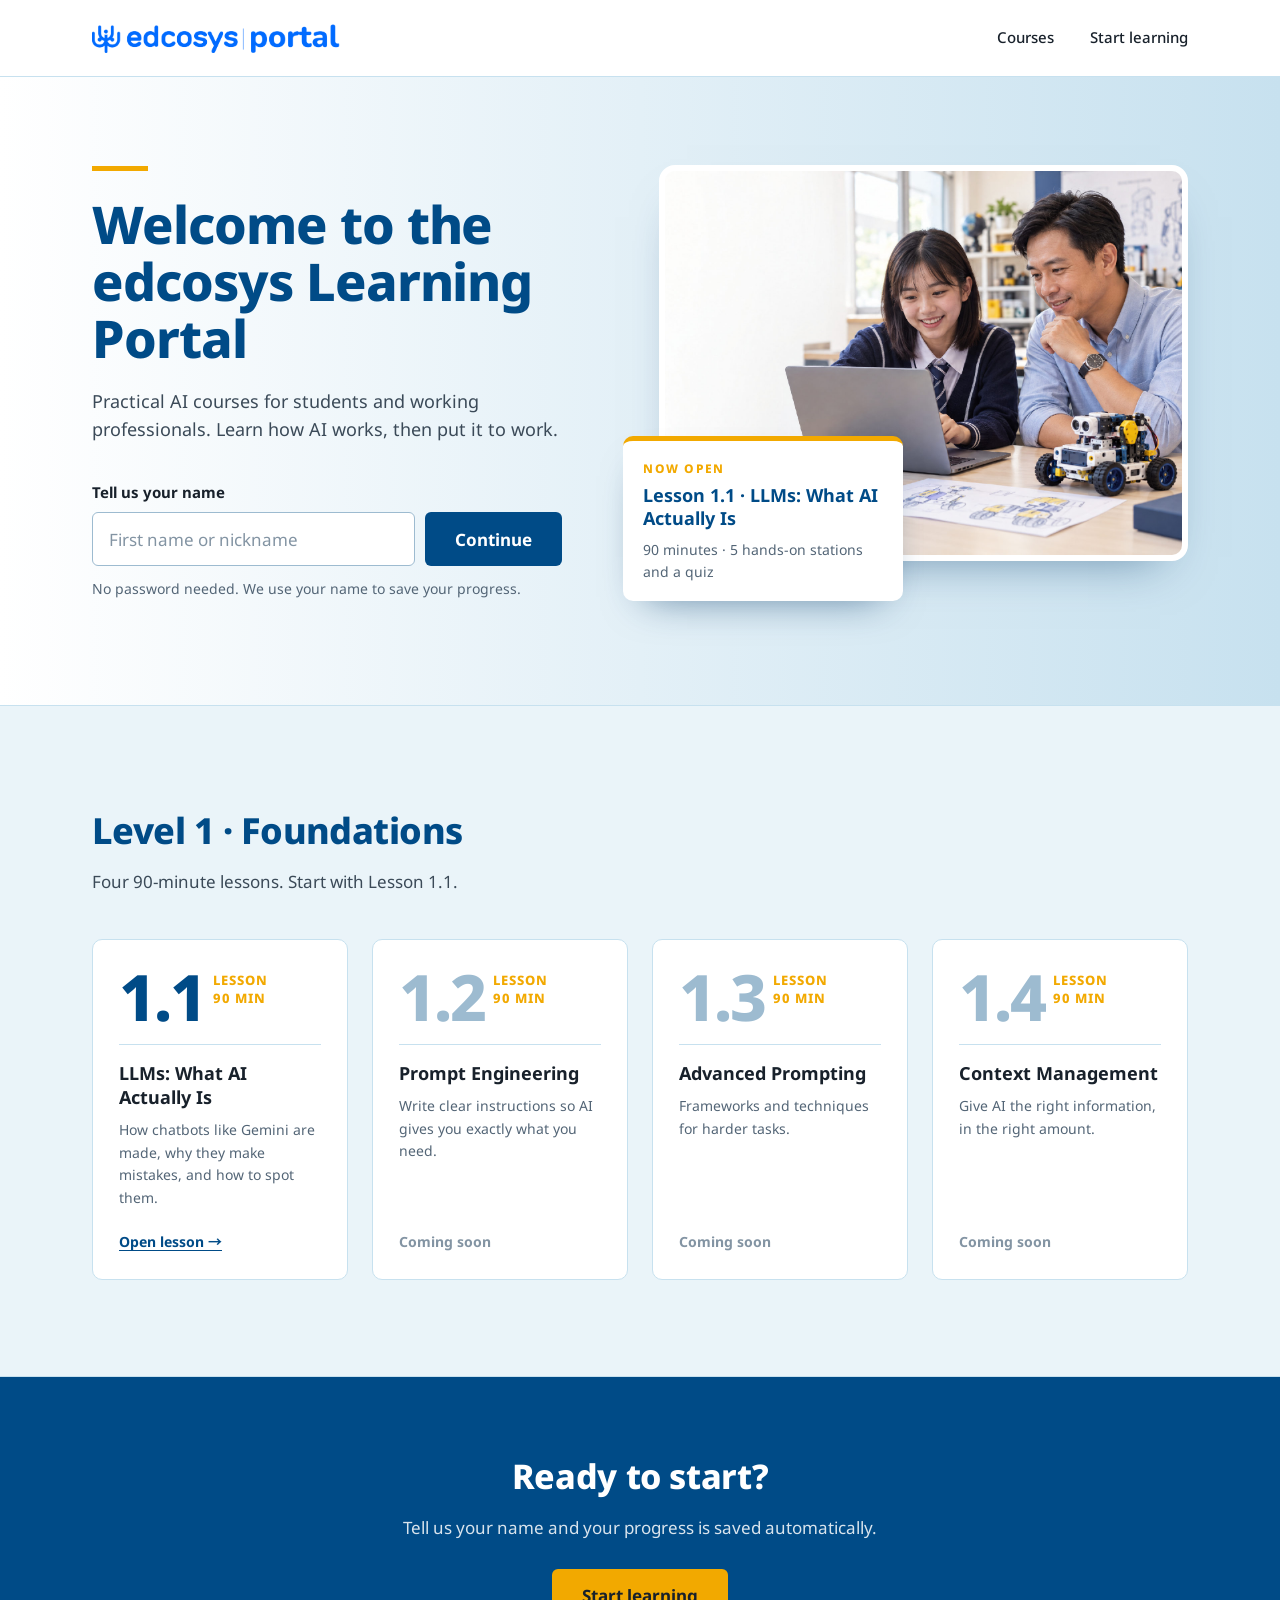
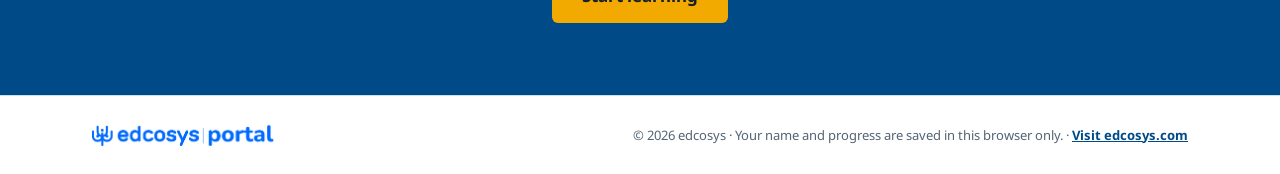
<file: index.html>
<!doctype html>
<html lang="en">
<head>
  <meta charset="utf-8">
  <meta name="viewport" content="width=device-width, initial-scale=1">
  <meta name="robots" content="noindex, nofollow">
  <title>edcosys Learning Portal</title>
  <meta name="description" content="edcosys Learning Portal: practical AI courses for students and working professionals.">
  <link rel="icon" type="image/png" href="assets/img/edcosys-mark.png">
  <!-- TODO before going live: bundle the fonts locally so the site needs no outside connection -->
  <link rel="preconnect" href="https://fonts.googleapis.com">
  <link rel="stylesheet" href="https://fonts.googleapis.com/css2?family=Noto+Sans:wght@400;500;700;800&family=Noto+Sans+TC:wght@400;500;700;800&display=swap">
  <link rel="stylesheet" href="assets/css/tokens.css">
  <link rel="stylesheet" href="assets/css/portal.css">
</head>
<body>
  <nav class="nav" aria-label="Main">
    <div class="container nav-row">
      <a href="./" class="nav-brand"><img src="assets/img/edcosys-portal-logo.png" alt="edcosys portal" width="248" height="30"></a>
      <ul class="nav-links">
        <li><a href="#courses">Courses</a></li>
        <li><a href="#start">Start learning</a></li>
      </ul>
      <span class="nav-user" id="navUser" hidden></span>
    </div>
  </nav>

  <header class="hero" id="start">
    <div class="container hero-row">
      <div id="welcome" aria-live="polite"><!-- filled by portal.js --></div>
      <div class="hero-visual">
        <div class="photo-frame"><img src="assets/img/portal-hero.jpg" alt="A student and a working professional learning AI together at a laptop" width="2046" height="1151"></div>
        <div class="lesson-card">
          <p class="tag">Now open</p>
          <h3>Lesson 1.1 · LLMs: What AI Actually Is</h3>
          <p>90 minutes · 5 hands-on stations and a quiz</p>
        </div>
      </div>
    </div>
  </header>


  <section class="courses" id="courses">
    <div class="container">
      <h2 class="section-title">Level 1 · Foundations</h2>
      <p class="section-sub">Four 90-minute lessons. Start with Lesson 1.1.</p>
      <div class="course-grid" id="courseGrid">
        <article class="course">
          <div class="big"><strong>1.1</strong><span>Lesson<br>90 min</span></div><hr>
          <h3>LLMs: What AI Actually Is</h3>
          <p>How chatbots like Gemini are made, why they make mistakes, and how to spot them.</p>
          <button class="status open" type="button" data-open="lesson-1-1.html">Open lesson →</button>
        </article>
        <article class="course muted">
          <div class="big"><strong>1.2</strong><span>Lesson<br>90 min</span></div><hr>
          <h3>Prompt Engineering</h3>
          <p>Write clear instructions so AI gives you exactly what you need.</p>
          <span class="status soon">Coming soon</span>
        </article>
        <article class="course muted">
          <div class="big"><strong>1.3</strong><span>Lesson<br>90 min</span></div><hr>
          <h3>Advanced Prompting</h3>
          <p>Frameworks and techniques for harder tasks.</p>
          <span class="status soon">Coming soon</span>
        </article>
        <article class="course muted">
          <div class="big"><strong>1.4</strong><span>Lesson<br>90 min</span></div><hr>
          <h3>Context Management</h3>
          <p>Give AI the right information, in the right amount.</p>
          <span class="status soon">Coming soon</span>
        </article>
      </div>
    </div>
  </section>

  <section class="cta">
    <div class="container">
      <h2>Ready to start?</h2>
      <p>Tell us your name and your progress is saved automatically.</p>
      <a class="btn btn-gold" href="#start" id="ctaBtn">Start learning</a>
    </div>
  </section>

  <footer class="footer">
    <div class="container footer-row">
      <img src="assets/img/edcosys-portal-logo.png" alt="edcosys portal" width="182" height="22">
      <span>© <span id="year"></span> edcosys · Your name and progress are saved in this browser only. · <a href="https://www.edcosys.com" target="_blank" rel="noopener">Visit edcosys.com</a></span>
    </div>
  </footer>

  <script src="assets/js/store.js"></script>
  <script src="assets/js/portal.js"></script>
  <script src="assets/js/logout.js" defer></script>
</body>
</html>
</file>
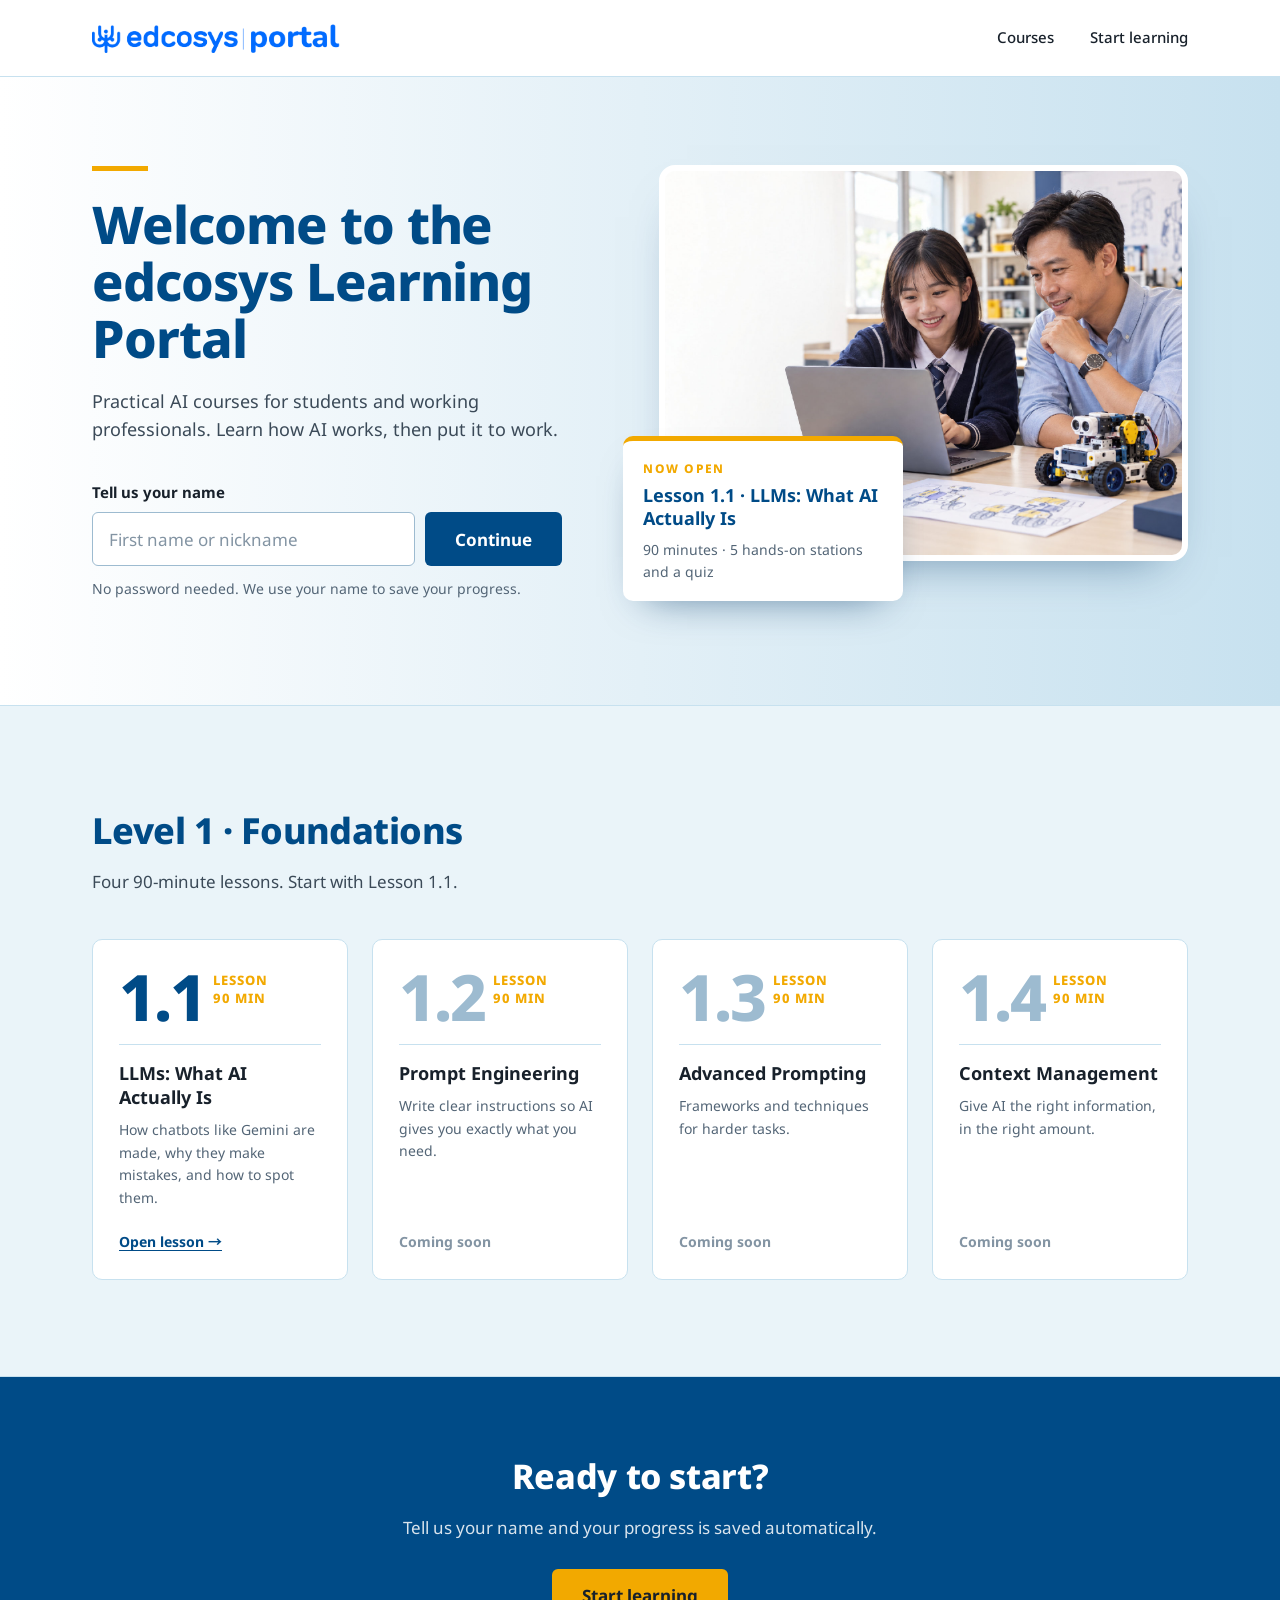
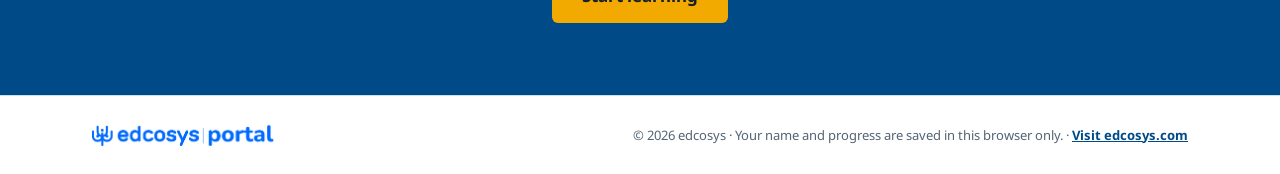
<file: case-detective.html>
<!doctype html>
<html lang="en">
<head>
  <meta charset="utf-8">
  <meta name="viewport" content="width=device-width, initial-scale=1">
  <meta name="robots" content="noindex, nofollow">
  <title>AI Case Detective · edcosys Learning Portal</title>
  <link rel="icon" type="image/png" href="assets/img/edcosys-mark.png">
  <link rel="preconnect" href="https://fonts.googleapis.com">
  <link rel="stylesheet" href="https://fonts.googleapis.com/css2?family=Noto+Sans:wght@400;500;700;800&family=Noto+Sans+TC:wght@400;500;700;800&display=swap">
  <link rel="stylesheet" href="assets/css/tokens.css">
  <link rel="stylesheet" href="assets/css/portal.css">
  <link rel="stylesheet" href="assets/css/pages.css">
  <script src="assets/js/store.js"></script>
  <script>if (!Store.currentUser()) location.replace("index.html#start");</script>
</head>
<body>
  <noscript>This page needs JavaScript turned on.</noscript>
  <script src="assets/js/logout.js"></script>
  <script src="assets/js/common.js"></script>
  <script src="assets/js/case-detective.js"></script>
</body>
</html>
</file>
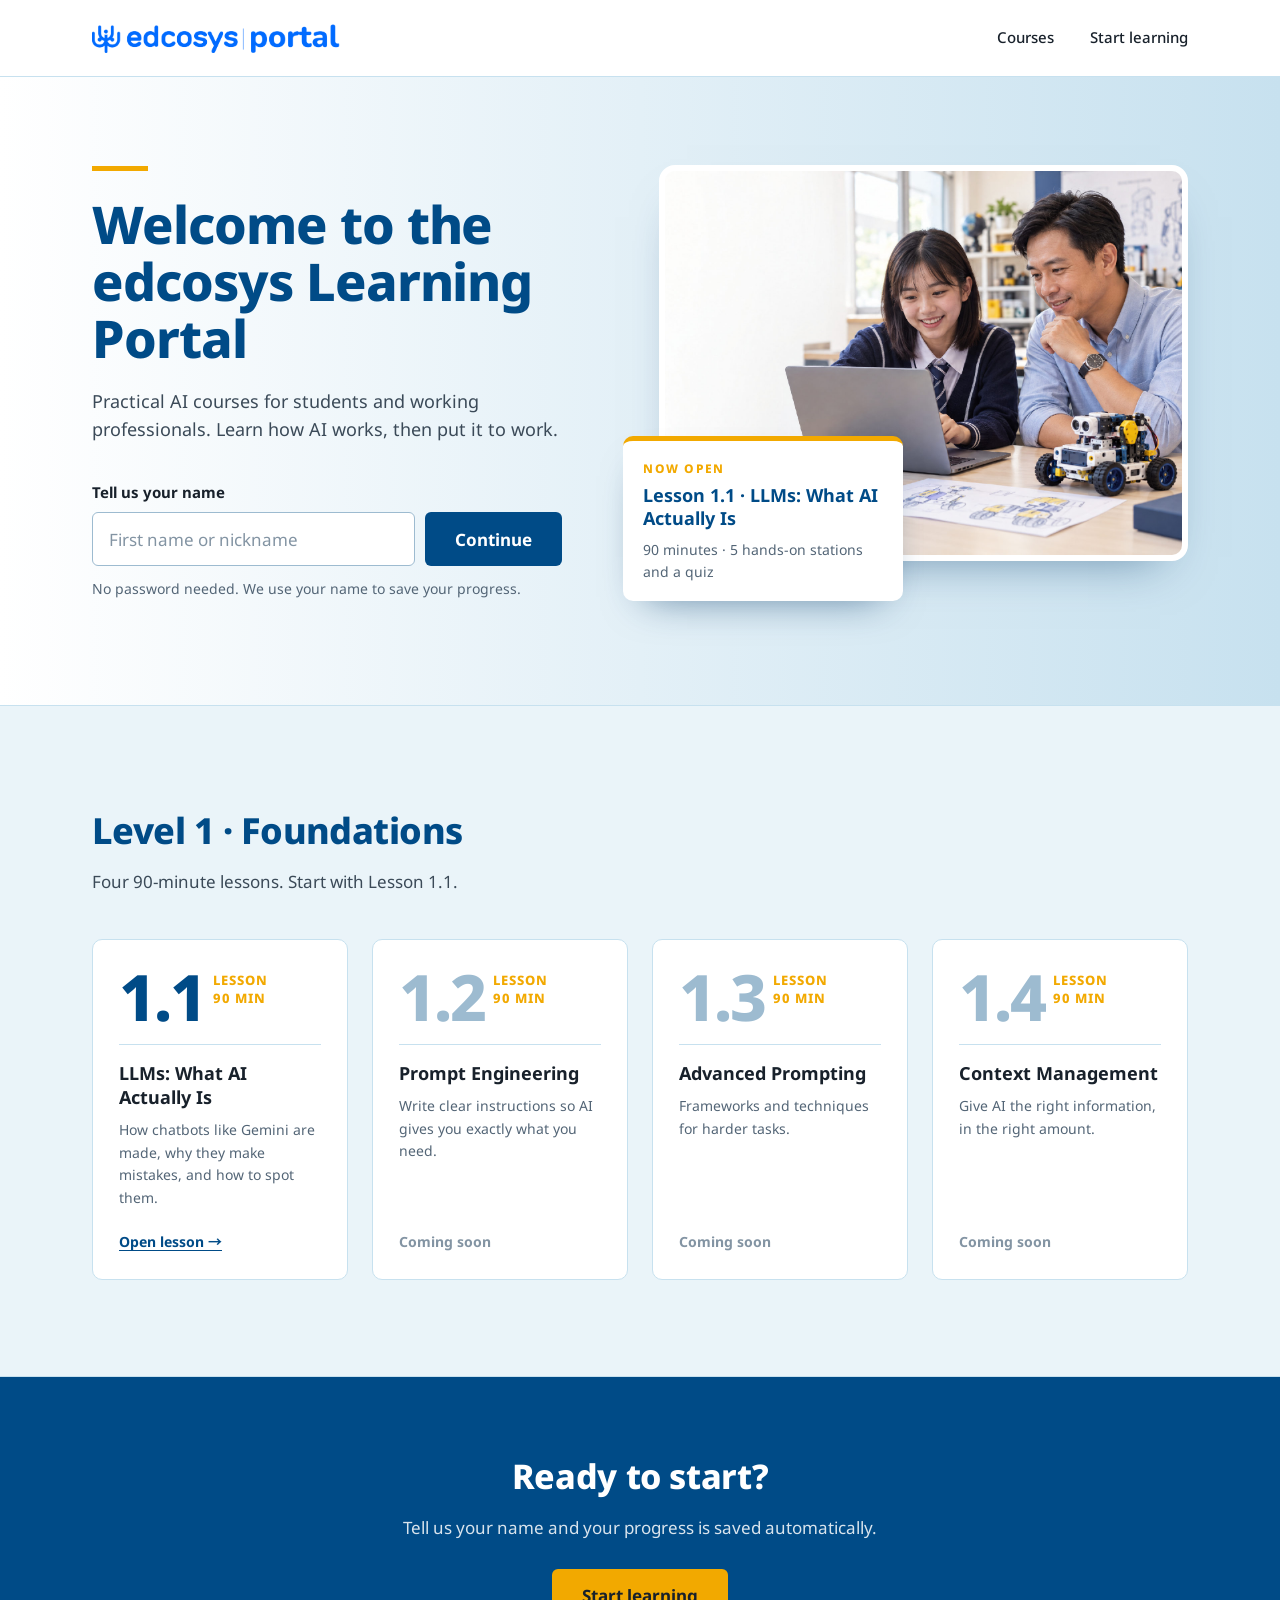
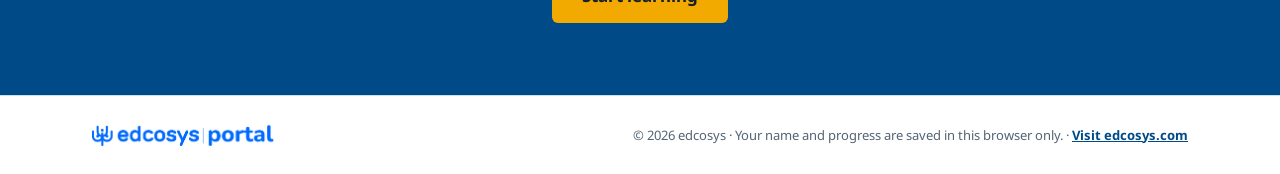
<file: lesson-1-1.html>
<!doctype html>
<html lang="en">
<head>
  <meta charset="utf-8">
  <meta name="viewport" content="width=device-width, initial-scale=1">
  <meta name="robots" content="noindex, nofollow">
  <title>Lesson 1.1 · edcosys Learning Portal</title>
  <link rel="icon" type="image/png" href="assets/img/edcosys-mark.png">
  <link rel="preconnect" href="https://fonts.googleapis.com">
  <link rel="stylesheet" href="https://fonts.googleapis.com/css2?family=Noto+Sans:wght@400;500;700;800&family=Noto+Sans+TC:wght@400;500;700;800&display=swap">
  <link rel="stylesheet" href="assets/css/tokens.css">
  <link rel="stylesheet" href="assets/css/portal.css">
  <link rel="stylesheet" href="assets/css/pages.css">
  <script src="assets/js/store.js"></script>
  <script>if (!Store.currentUser()) location.replace("index.html#start");</script>
</head>
<body>
  <nav class="nav" aria-label="Main">
    <div class="container nav-row">
      <a href="index.html" class="nav-brand"><img src="assets/img/edcosys-portal-logo.png" alt="edcosys portal" width="248" height="30"></a>
      <ul class="nav-links">
        <li><a href="index.html#courses">Courses</a></li>
        <li><a href="lesson-1-1.html">Lesson 1.1</a></li>
      </ul>
      <span class="nav-user" id="navUser"></span>
    </div>
  </nav>

  <header class="page-head">
    <div class="container">
      <p class="crumbs"><a href="index.html">Learning Portal</a> › Level 1 · Foundations</p>
      <p class="kicker">Lesson 1.1 · 90 minutes</p>
      <h1 id="title">LLMs: What AI Actually Is</h1>
      <p class="lead" id="summary"></p>
      <div class="progress-line">
        <div class="label"><span id="progName">Your progress</span><span id="progText"></span></div>
        <div class="bar"><i id="progBar"></i></div>
      </div>
    </div>
  </header>

  <main class="list">
    <div class="container">
      <ol class="rows" id="rows"></ol>
    </div>
  </main>

  <footer class="footer">
    <div class="container footer-row">
      <img src="assets/img/edcosys-portal-logo.png" alt="edcosys portal" width="182" height="22">
      <span>© <span id="year"></span> edcosys · Your name and progress are saved in this browser only. · <a href="https://www.edcosys.com" target="_blank" rel="noopener">Visit edcosys.com</a></span>
    </div>
  </footer>

  <script src="assets/js/lesson.js"></script>
  <script src="assets/js/logout.js" defer></script>
</body>
</html>
</file>
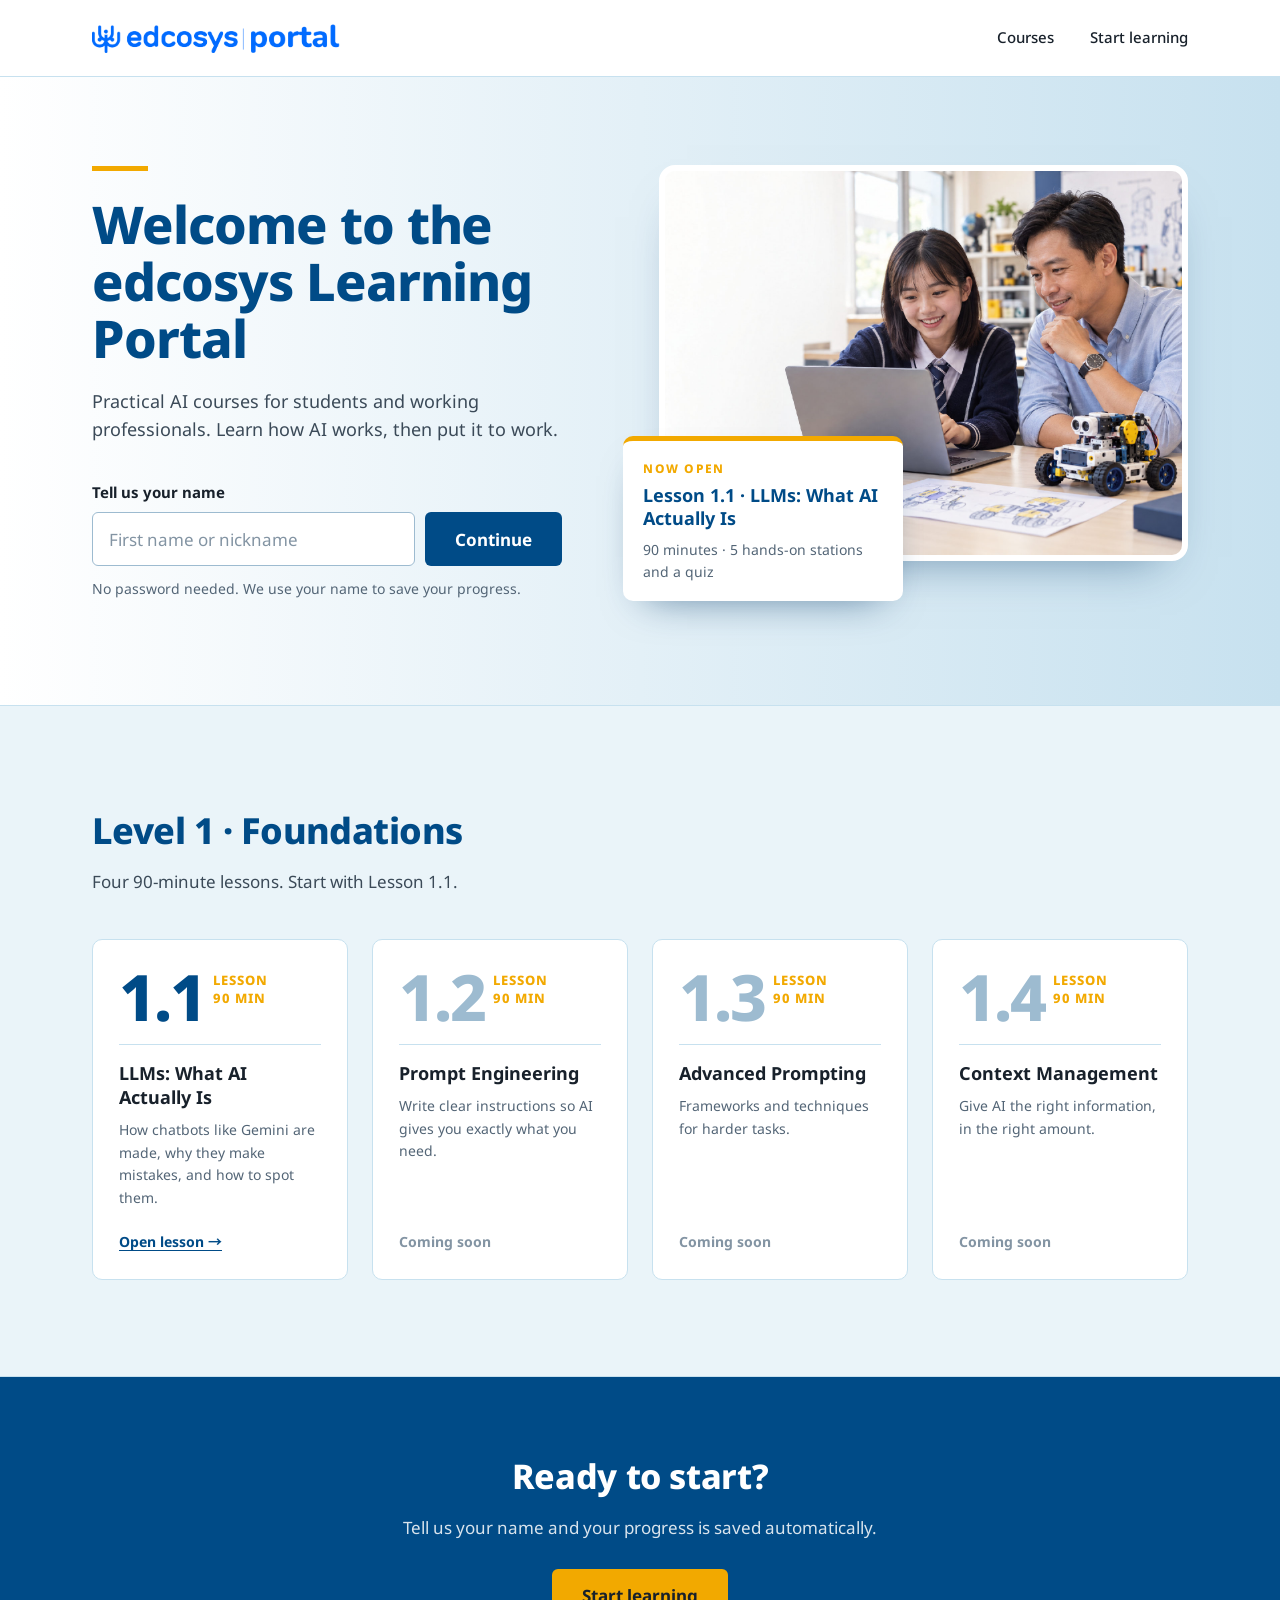
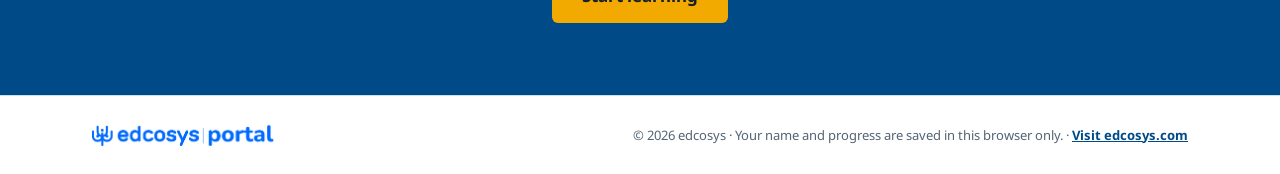
<file: quiz.html>
<!doctype html>
<html lang="en">
<head>
  <meta charset="utf-8">
  <meta name="viewport" content="width=device-width, initial-scale=1">
  <meta name="robots" content="noindex, nofollow">
  <title>LLM Quiz · edcosys Learning Portal</title>
  <link rel="icon" type="image/png" href="assets/img/edcosys-mark.png">
  <link rel="preconnect" href="https://fonts.googleapis.com">
  <link rel="stylesheet" href="https://fonts.googleapis.com/css2?family=Noto+Sans:wght@400;500;700;800&family=Noto+Sans+TC:wght@400;500;700;800&display=swap">
  <link rel="stylesheet" href="assets/css/tokens.css">
  <link rel="stylesheet" href="assets/css/portal.css">
  <link rel="stylesheet" href="assets/css/pages.css">
  <script src="assets/js/store.js"></script>
  <script>if (!Store.currentUser()) location.replace("index.html#start");</script>
</head>
<body>
  <noscript>This page needs JavaScript turned on.</noscript>
  <script src="assets/js/logout.js"></script>
  <script src="assets/js/common.js"></script>
  <script src="assets/js/quiz.js"></script>
</body>
</html>
</file>
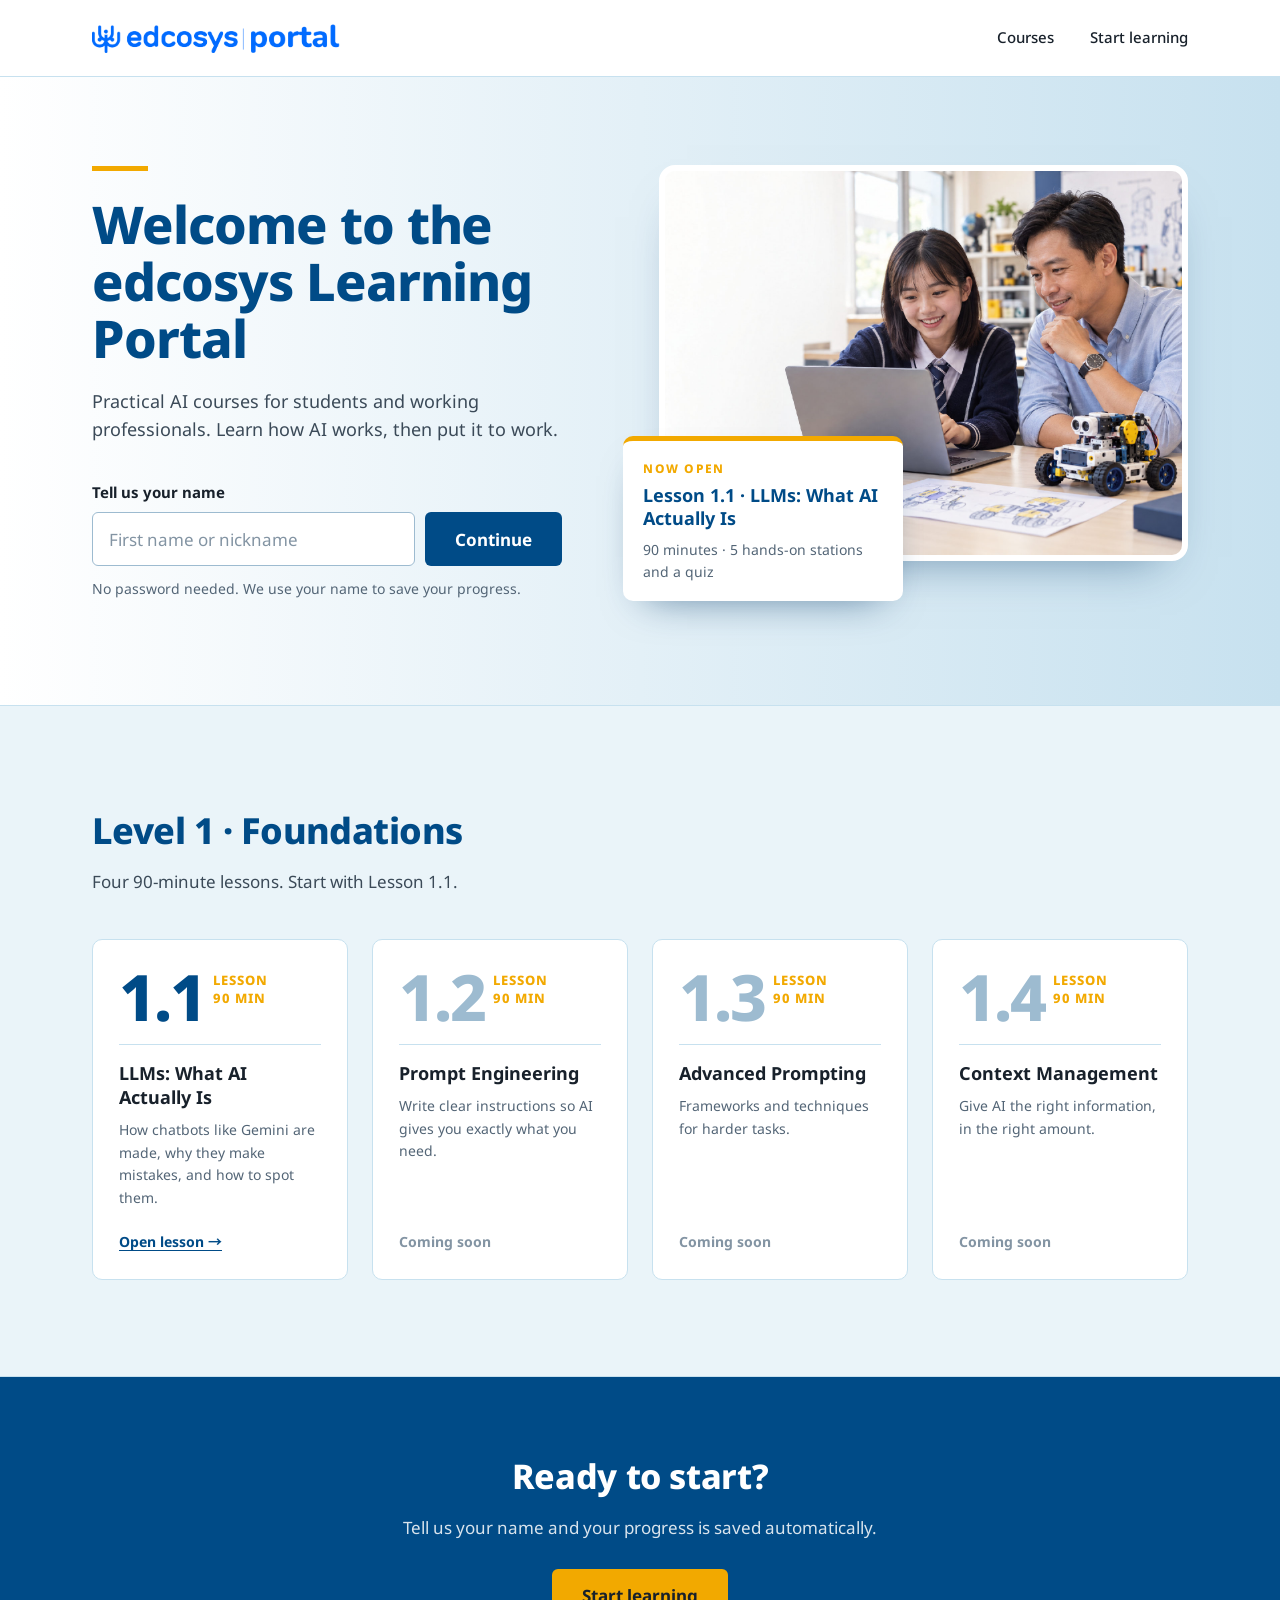
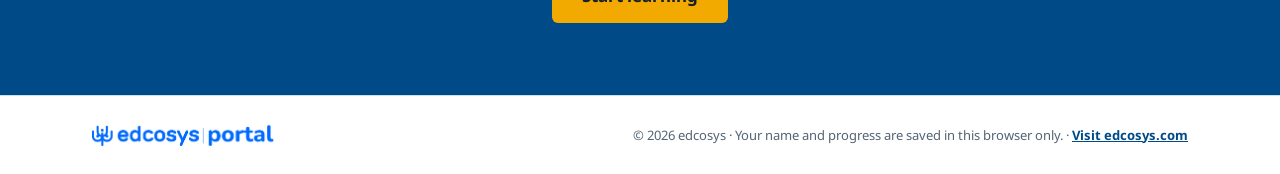
<file: station-memory.html>
<!doctype html>
<html lang="en">
<head>
  <meta charset="utf-8">
  <meta name="viewport" content="width=device-width, initial-scale=1">
  <meta name="robots" content="noindex, nofollow">
  <title>Station 3 · Memory Bucket · edcosys Learning Portal</title>
  <link rel="icon" type="image/png" href="assets/img/edcosys-mark.png">
  <link rel="preconnect" href="https://fonts.googleapis.com">
  <link rel="stylesheet" href="https://fonts.googleapis.com/css2?family=Noto+Sans:wght@400;500;700;800&family=Noto+Sans+TC:wght@400;500;700;800&display=swap">
  <link rel="stylesheet" href="assets/css/tokens.css">
  <link rel="stylesheet" href="assets/css/portal.css">
  <link rel="stylesheet" href="assets/css/pages.css">
  <script src="assets/js/store.js"></script>
  <script>if (!Store.currentUser()) location.replace("index.html#start");</script>
</head>
<body>
  <noscript>This page needs JavaScript turned on.</noscript>
  <script src="assets/js/logout.js"></script>
  <script src="assets/js/common.js"></script>
  <script src="assets/js/station-memory.js"></script>
</body>
</html>
</file>
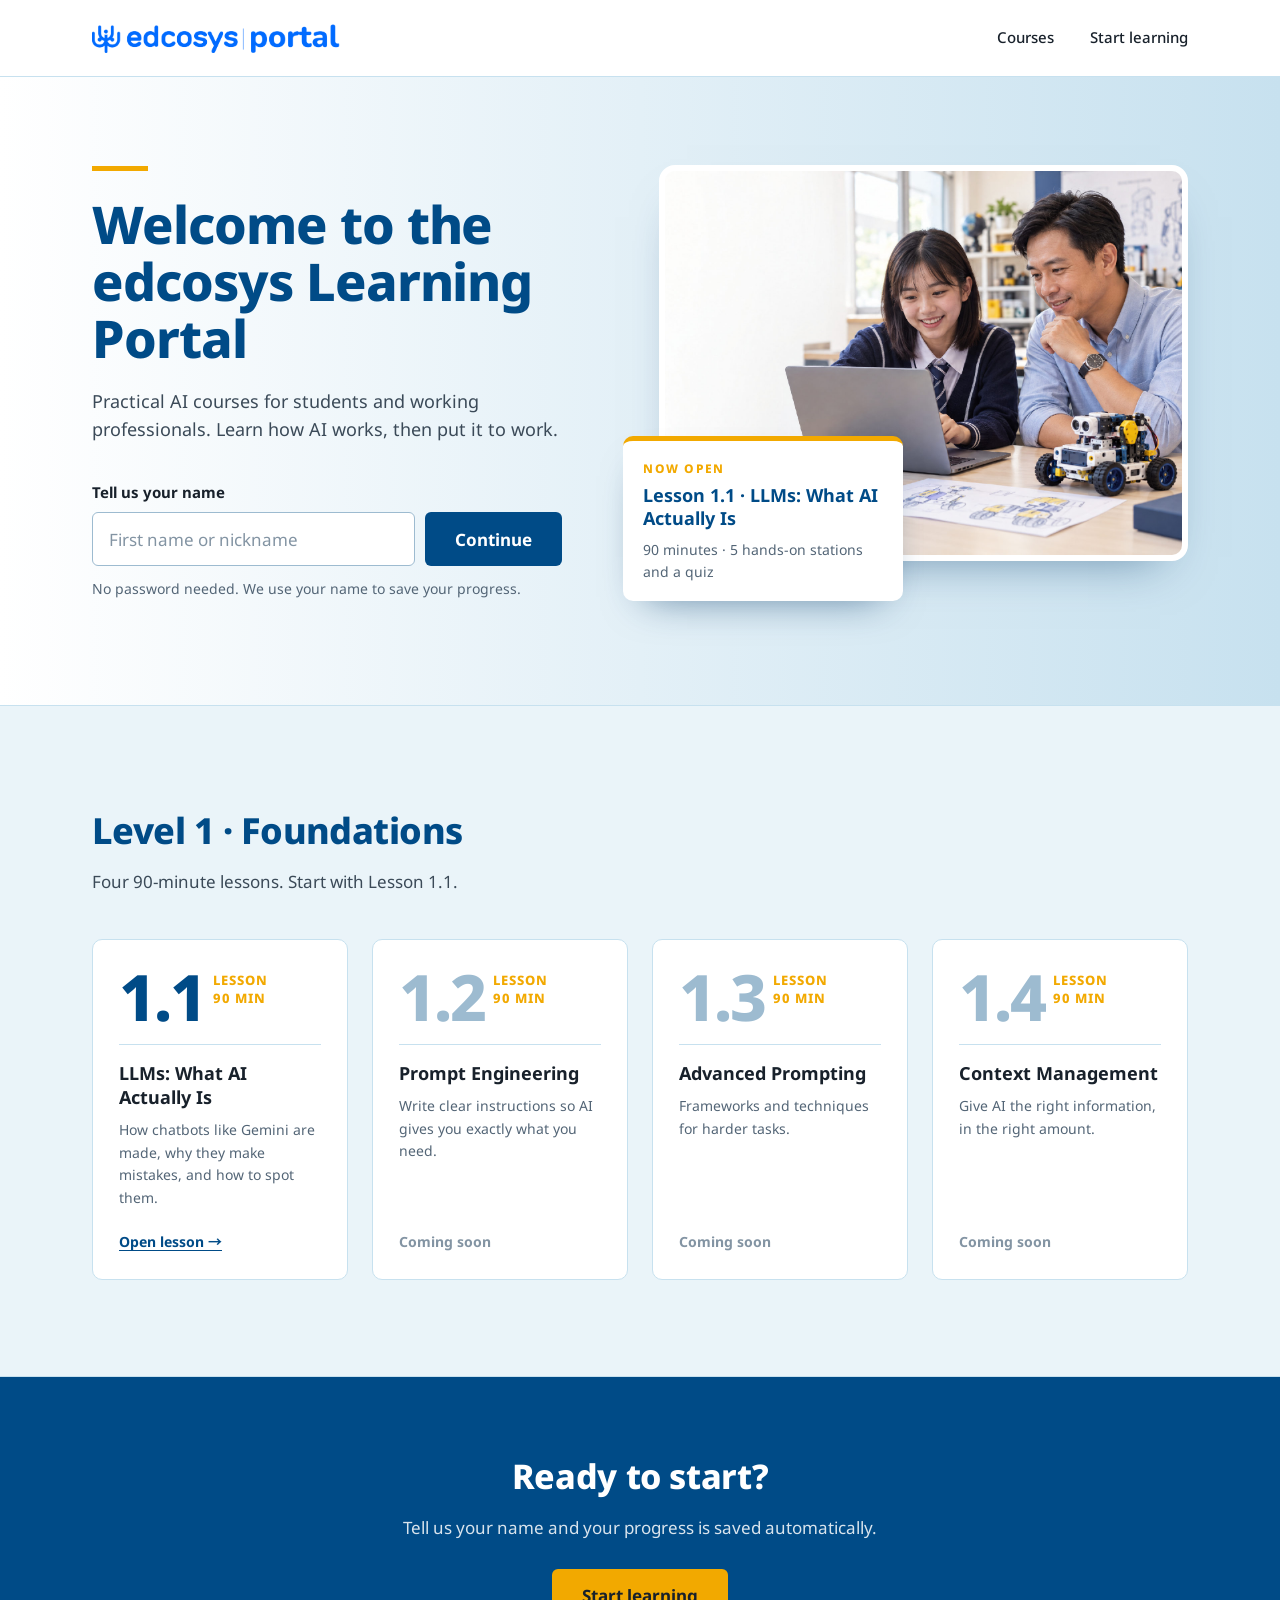
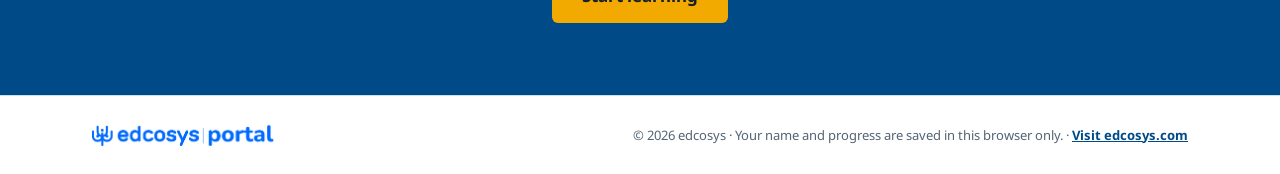
<file: station-next-word.html>
<!doctype html>
<html lang="en">
<head>
  <meta charset="utf-8">
  <meta name="viewport" content="width=device-width, initial-scale=1">
  <meta name="robots" content="noindex, nofollow">
  <title>Station 2 · Next-Word Predictor · edcosys Learning Portal</title>
  <link rel="icon" type="image/png" href="assets/img/edcosys-mark.png">
  <link rel="preconnect" href="https://fonts.googleapis.com">
  <link rel="stylesheet" href="https://fonts.googleapis.com/css2?family=Noto+Sans:wght@400;500;700;800&family=Noto+Sans+TC:wght@400;500;700;800&display=swap">
  <link rel="stylesheet" href="assets/css/tokens.css">
  <link rel="stylesheet" href="assets/css/portal.css">
  <link rel="stylesheet" href="assets/css/pages.css">
  <script src="assets/js/store.js"></script>
  <script>if (!Store.currentUser()) location.replace("index.html#start");</script>
</head>
<body>
  <noscript>This page needs JavaScript turned on.</noscript>
  <script src="assets/js/logout.js"></script>
  <script src="assets/js/common.js"></script>
  <script src="assets/js/station-next-word.js"></script>
</body>
</html>
</file>
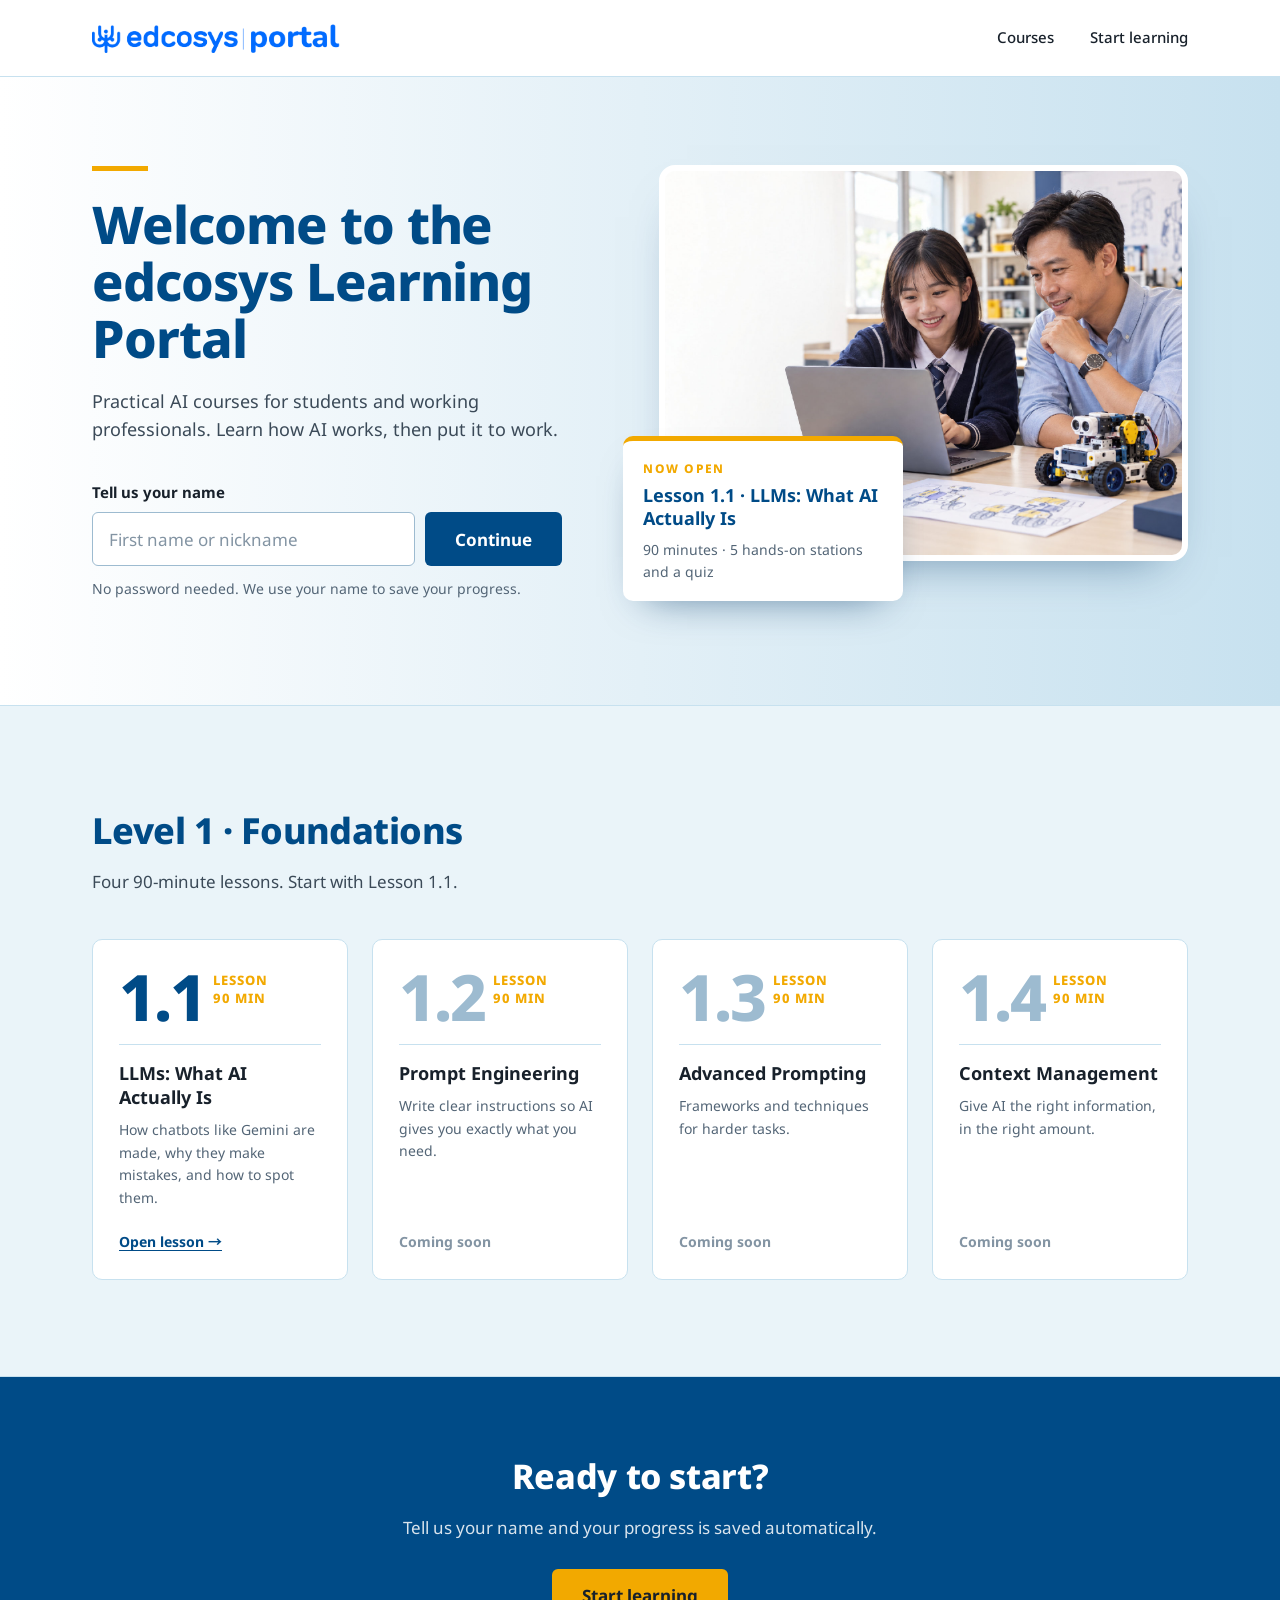
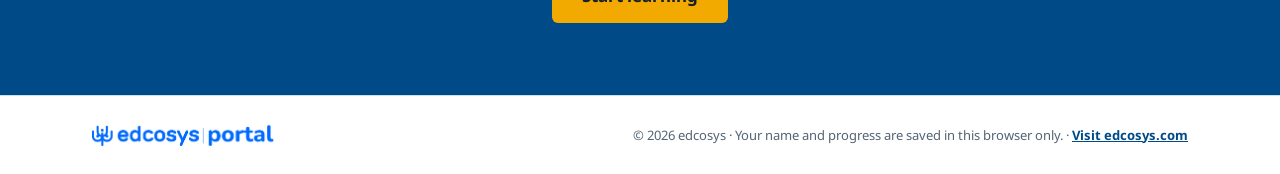
<file: station-real-or-fake.html>
<!doctype html>
<html lang="en">
<head>
  <meta charset="utf-8">
  <meta name="viewport" content="width=device-width, initial-scale=1">
  <meta name="robots" content="noindex, nofollow">
  <title>Station 5 · Real or Made Up? · edcosys Learning Portal</title>
  <link rel="icon" type="image/png" href="assets/img/edcosys-mark.png">
  <link rel="preconnect" href="https://fonts.googleapis.com">
  <link rel="stylesheet" href="https://fonts.googleapis.com/css2?family=Noto+Sans:wght@400;500;700;800&family=Noto+Sans+TC:wght@400;500;700;800&display=swap">
  <link rel="stylesheet" href="assets/css/tokens.css">
  <link rel="stylesheet" href="assets/css/portal.css">
  <link rel="stylesheet" href="assets/css/pages.css">
  <script src="assets/js/store.js"></script>
  <script>if (!Store.currentUser()) location.replace("index.html#start");</script>
</head>
<body>
  <noscript>This page needs JavaScript turned on.</noscript>
  <script src="assets/js/logout.js"></script>
  <script src="assets/js/common.js"></script>
  <script src="assets/js/station-real-or-fake.js"></script>
</body>
</html>
</file>
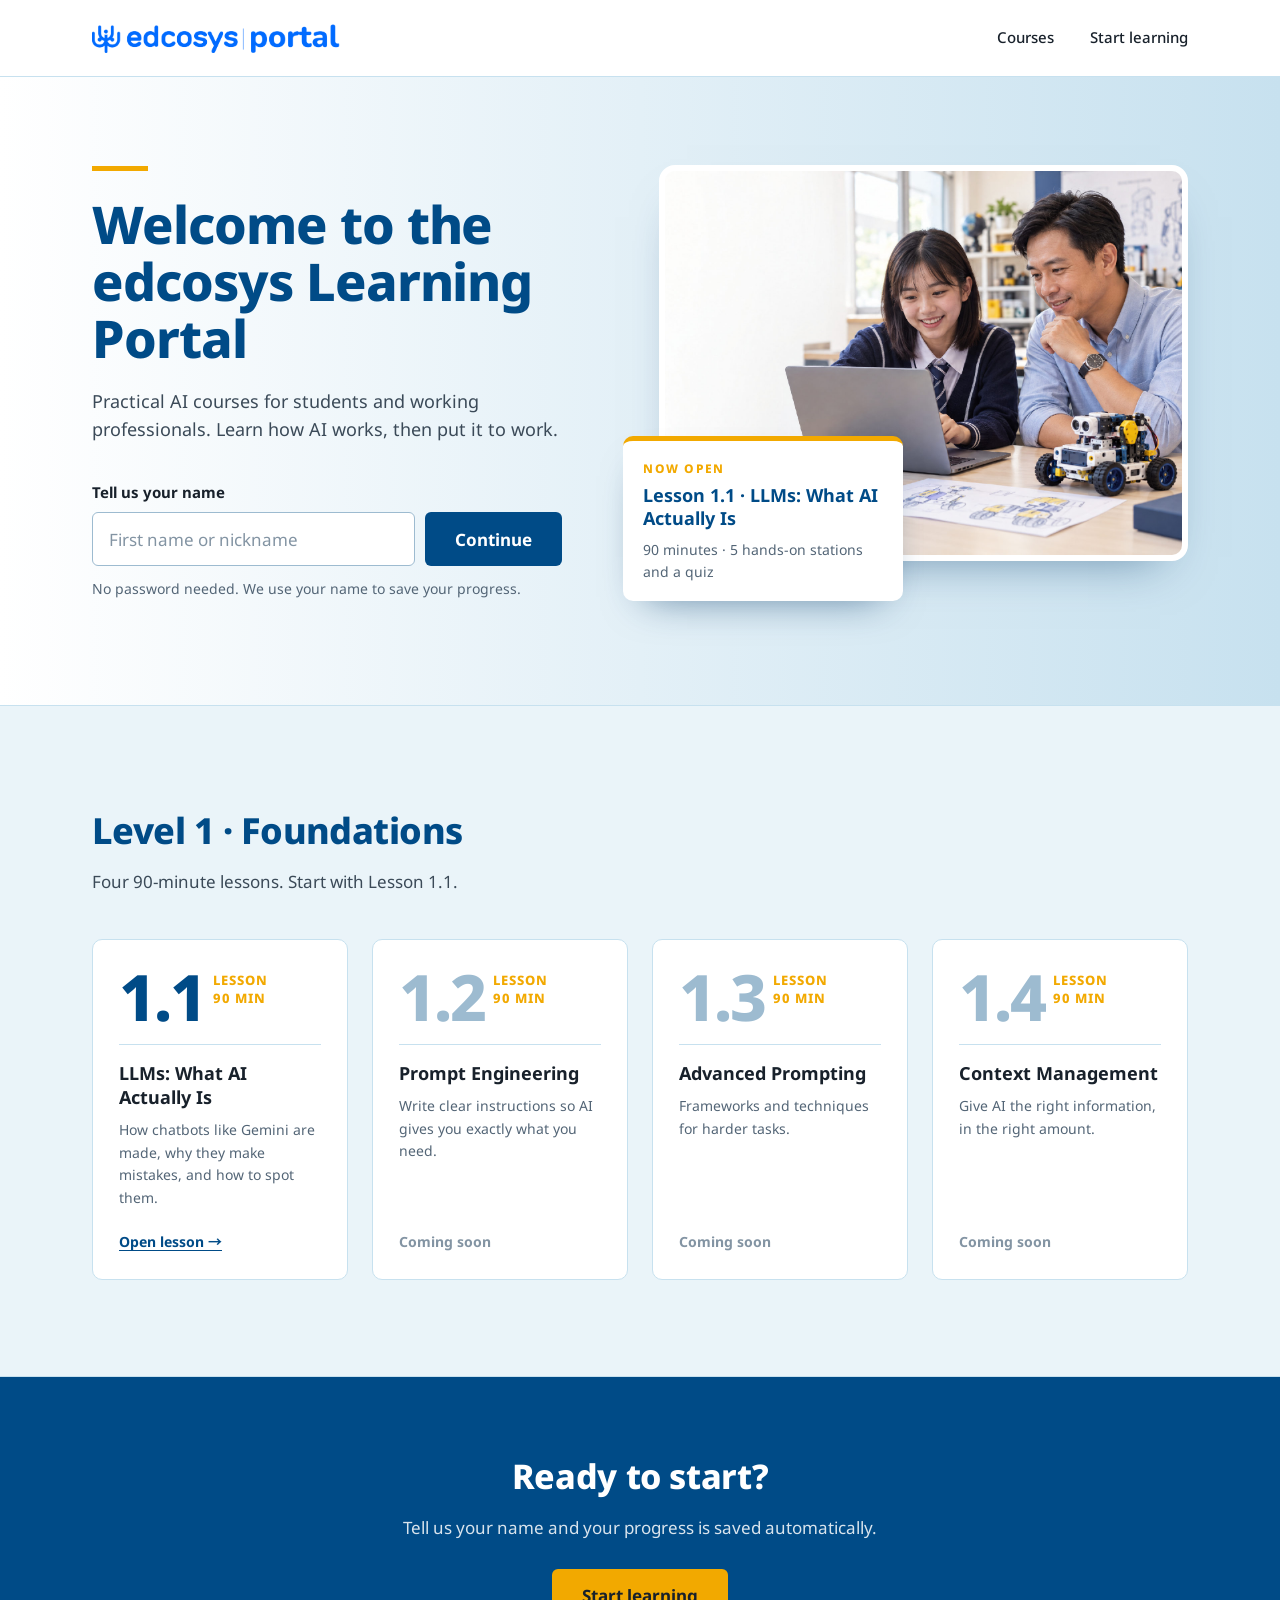
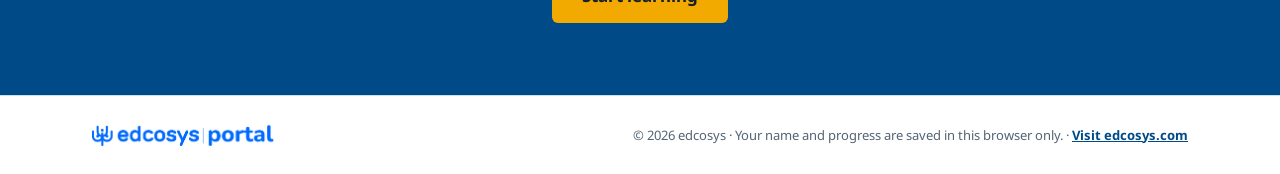
<file: station-tokens.html>
<!doctype html>
<html lang="en">
<head>
  <meta charset="utf-8">
  <meta name="viewport" content="width=device-width, initial-scale=1">
  <meta name="robots" content="noindex, nofollow">
  <title>Station 1 · Token Counter · edcosys Learning Portal</title>
  <link rel="icon" type="image/png" href="assets/img/edcosys-mark.png">
  <link rel="preconnect" href="https://fonts.googleapis.com">
  <link rel="stylesheet" href="https://fonts.googleapis.com/css2?family=Noto+Sans:wght@400;500;700;800&family=Noto+Sans+TC:wght@400;500;700;800&display=swap">
  <link rel="stylesheet" href="assets/css/tokens.css">
  <link rel="stylesheet" href="assets/css/portal.css">
  <link rel="stylesheet" href="assets/css/pages.css">
  <script src="assets/js/store.js"></script>
  <script>if (!Store.currentUser()) location.replace("index.html#start");</script>
</head>
<body>
  <nav class="nav" aria-label="Main">
    <div class="container nav-row">
      <a href="index.html" class="nav-brand"><img src="assets/img/edcosys-portal-logo.png" alt="edcosys portal" width="248" height="30"></a>
      <ul class="nav-links">
        <li><a href="index.html#courses">Courses</a></li>
        <li><a href="lesson-1-1.html">Lesson 1.1</a></li>
      </ul>
      <span class="nav-user" id="navUser"></span>
    </div>
  </nav>

  <header class="page-head">
    <div class="container">
      <p class="crumbs"><a href="index.html">Learning Portal</a> › <a href="lesson-1-1.html">Lesson 1.1</a> › Station 1</p>
      <p class="kicker">Station 1 · 4 minutes</p>
      <h1>Token Counter</h1>
      <p class="lead">AI does not read whole words like we do. It cuts text into small chunks called <b>tokens</b>, then turns each one into numbers. Type anything below and watch how it gets cut up.</p>
    </div>
  </header>

  <main class="station-body">
    <div class="container station-grid">
      <div>
        <section class="panel-box" aria-labelledby="tryTitle">
          <h2 id="tryTitle">Type or paste some text</h2>
          <p class="sub">Each coloured block is one token. A small number means one character was split across several tokens.</p>
          <label for="text" class="sr-only" style="position:absolute;left:-9999px">Text to split into tokens</label>
          <textarea id="text" class="input" placeholder="Try your name, a sentence, or a long word…"></textarea>
          <div class="presets" id="presets"></div>

          <div class="counts" aria-live="polite">
            <div><b id="nTokens">0</b><span>Tokens</span></div>
            <div><b id="nWords">0</b><span>Words</span></div>
            <div><b id="nChars">0</b><span>Characters</span></div>
          </div>
          <div class="tokens" id="tokens"><span class="empty">Your tokens will appear here.</span></div>
          <p class="fine" id="loading">Loading the tokenizer…</p>
          <p class="fine">Counts use the tokenizer from OpenAI’s GPT-4o. Gemini uses its own tokenizer, so its numbers are a little different, but the idea is the same.</p>
        </section>

        <section class="panel-box" aria-labelledby="cmpTitle">
          <h2 id="cmpTitle">English vs Chinese</h2>
          <p class="sub">Type the same sentence in both languages (or tap the matching examples). Which one uses more tokens?</p>
          <div class="counts" style="margin:0">
            <div><b id="cmpEn">–</b><span>Last English</span></div>
            <div><b id="cmpZh">–</b><span>Last Chinese</span></div>
            <div><b id="cmpDiff">–</b><span>Difference</span></div>
          </div>
        </section>

        <nav class="next-nav" aria-label="Station navigation">
          <a href="lesson-1-1.html">← Back to Lesson 1.1</a>
          <a href="station-next-word.html">Next: Next-Word Predictor →</a>
        </nav>
      </div>

      <aside>
        <section class="panel-box" aria-labelledby="tasksTitle">
          <h2 id="tasksTitle">Your challenges</h2>
          <p class="sub">They tick themselves as you go.</p>
          <ul class="tasks">
            <li class="task" id="task1"><span class="tick">✓</span><div><b>Find a word that is 1 token</b><span>Type one common English word on its own.</span></div></li>
            <li class="task" id="task2"><span class="tick">✓</span><div><b>Find a word that needs 4 or more tokens</b><span>Long, rare or made-up words work best.</span></div></li>
            <li class="task" id="task3"><span class="tick">✓</span><div><b>Compare English and Chinese</b><span>Try one English sentence and one Chinese sentence.</span></div></li>
          </ul>
          <div class="complete">
            <button class="btn btn-navy" id="completeBtn" disabled>Mark station complete</button>
            <p class="done-msg" id="doneMsg" hidden>✓ Station complete. Saved to your progress.</p>
          </div>
        </section>

        <section class="learn" style="margin-top:24px" aria-labelledby="learnTitle">
          <h2 id="learnTitle">What this means for you</h2>
          <ul>
            <li>Long or unusual words become several tokens.</li>
            <li>Chinese often needs more tokens than English for the same meaning.</li>
            <li>AI tools have a token limit per chat, so very long text may not fit.</li>
            <li>Many paid AI tools charge by the token.</li>
          </ul>
        </section>
      </aside>
    </div>
  </main>

  <footer class="footer">
    <div class="container footer-row">
      <img src="assets/img/edcosys-portal-logo.png" alt="edcosys portal" width="182" height="22">
      <span>© <span id="year"></span> edcosys · Your name and progress are saved in this browser only. · <a href="https://www.edcosys.com" target="_blank" rel="noopener">Visit edcosys.com</a></span>
    </div>
  </footer>

  <script src="assets/vendor/gpt-tokenizer-2.9.0/o200k_base.js" defer></script>
  <script src="assets/js/station-tokens.js" defer></script>
  <script src="assets/js/logout.js" defer></script>
</body>
</html>
</file>
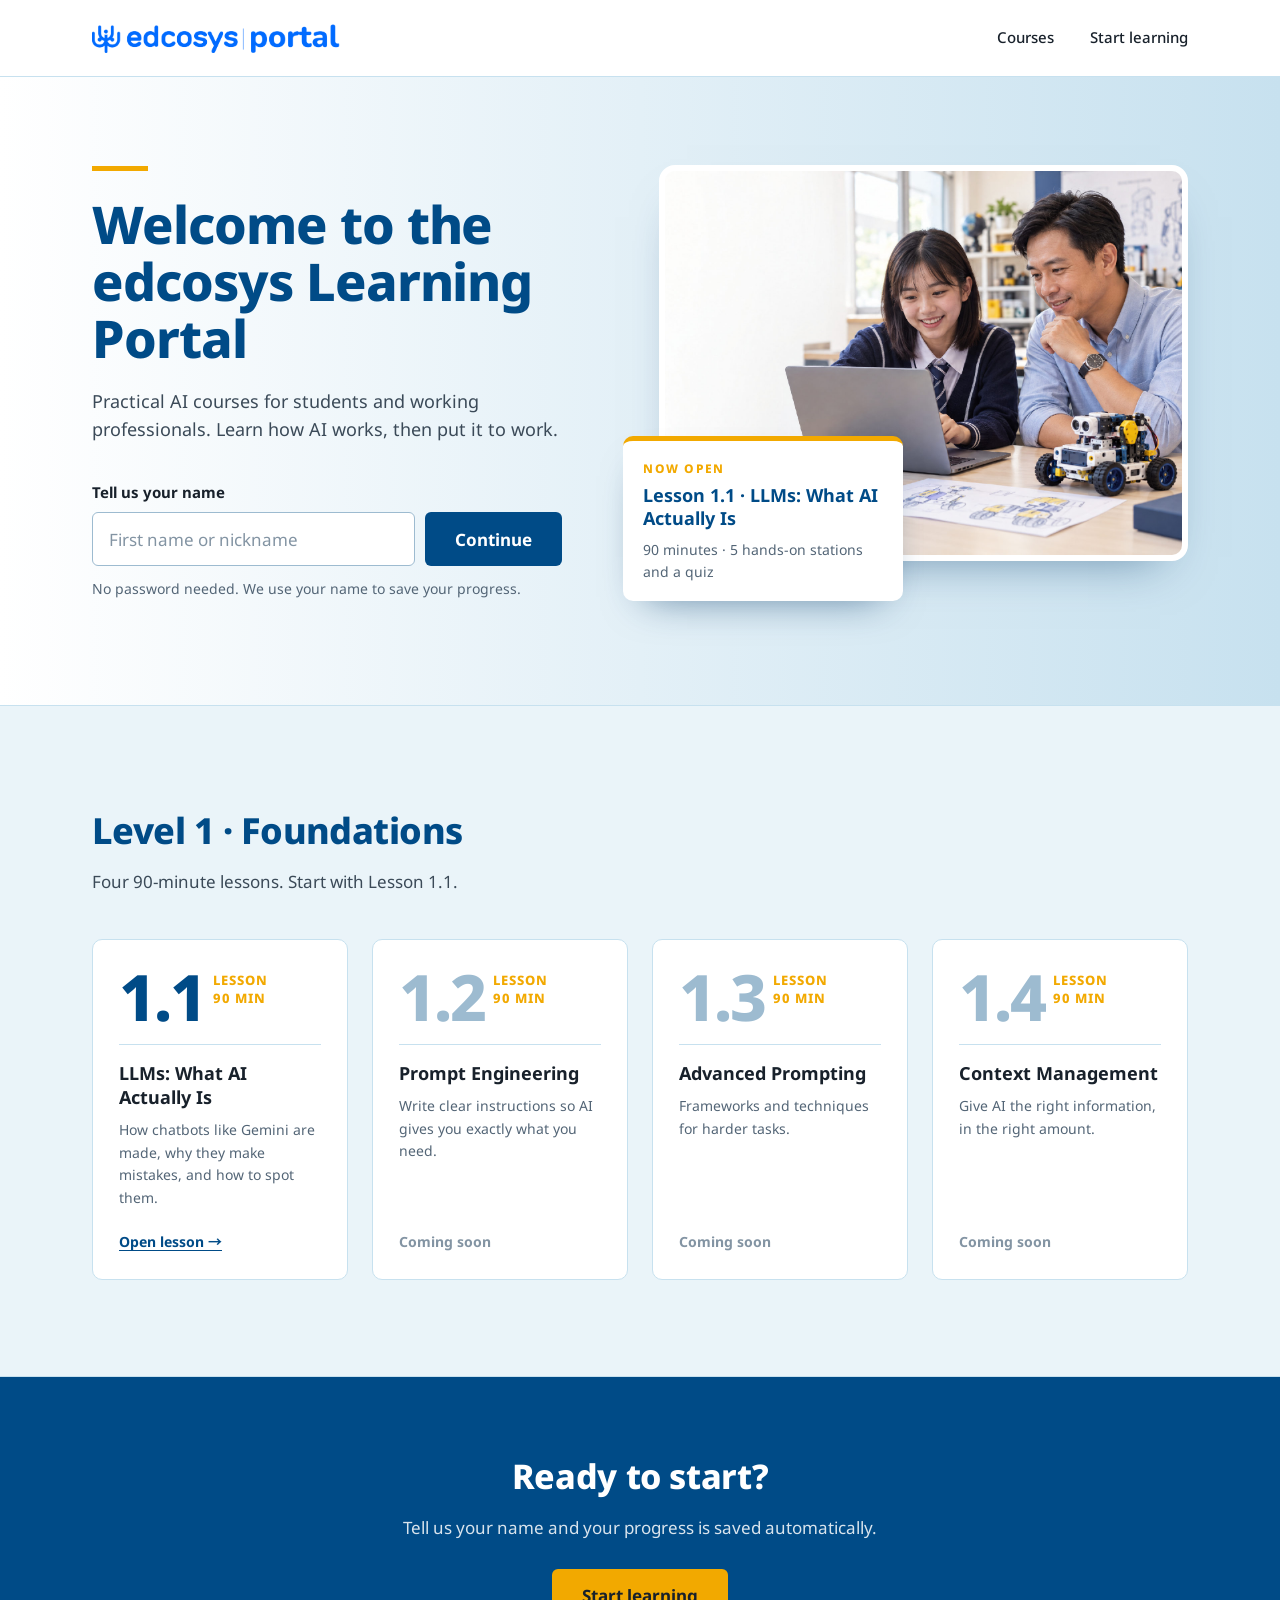
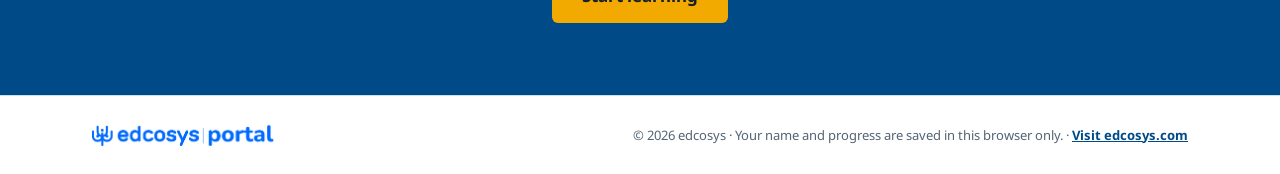
<file: station-training.html>
<!doctype html>
<html lang="en">
<head>
  <meta charset="utf-8">
  <meta name="viewport" content="width=device-width, initial-scale=1">
  <meta name="robots" content="noindex, nofollow">
  <title>Station 4 · Training & Model Size · edcosys Learning Portal</title>
  <link rel="icon" type="image/png" href="assets/img/edcosys-mark.png">
  <link rel="preconnect" href="https://fonts.googleapis.com">
  <link rel="stylesheet" href="https://fonts.googleapis.com/css2?family=Noto+Sans:wght@400;500;700;800&family=Noto+Sans+TC:wght@400;500;700;800&display=swap">
  <link rel="stylesheet" href="assets/css/tokens.css">
  <link rel="stylesheet" href="assets/css/portal.css">
  <link rel="stylesheet" href="assets/css/pages.css">
  <script src="assets/js/store.js"></script>
  <script>if (!Store.currentUser()) location.replace("index.html#start");</script>
</head>
<body>
  <noscript>This page needs JavaScript turned on.</noscript>
  <script src="assets/js/logout.js"></script>
  <script src="assets/js/common.js"></script>
  <script src="assets/js/station-training.js"></script>
</body>
</html>
</file>
<file: assets/css/tokens.css>
/* edcosys brand values for the LLM Playground.
   Source: Flagship golden template deck (1.1-1.2 LLMs & Prompting) + edcosys logo.
   Change colours here only; every page reads these tokens. */
:root {
  /* brand */
  --edc-logo-blue: #016BFF;   /* exact colour of the edcosys logo */
  --edc-navy: #004B87;        /* deck titles, headers, primary surfaces */
  --edc-navy-deep: #003766;
  --edc-ink: #18212B;         /* body text */
  --edc-gold: #F2A900;        /* accent: eyebrows, buttons, highlights */
  --edc-cream: #FFF4D3;       /* warm card fill */
  --edc-sky: #EAF4F9;         /* cool card fill */
  --edc-line: #C7E1EF;        /* borders, dividers */

  /* surfaces + text */
  --bg: #F5F9FC;
  --surface: #FFFFFF;
  --text: var(--edc-ink);
  --text-muted: #536576;
  --on-navy: #FFFFFF;

  /* states */
  --ok: #1F7A4D;      --ok-bg: #E3F4EA;
  --warn-bg: var(--edc-cream);
  --error: #B3261E;

  /* type */
  --font: "Noto Sans", "Noto Sans TC", "Helvetica Neue", Arial, sans-serif;
  --fs-xs: 12px; --fs-sm: 14px; --fs-md: 16px; --fs-lg: 18px; --fs-xl: 22px;
  --fs-hero: clamp(30px, 4.4vw, 46px);

  /* shape + space */
  --radius-sm: 10px; --radius: 14px; --radius-lg: 18px;
  --gap: 16px; --gap-lg: 28px;
  --shadow-hover: 0 10px 24px -14px rgba(0, 55, 102, .45);
}

/* One look only: the PPT golden template. No dark theme. */
:root { color-scheme: light; }
</file>
<file: assets/css/portal.css>
/* edcosys Learning Portal: welcome page.
   Structure modelled on efset.org (plain nav, one-action hero, staggered "why", big-number cards, CTA strip).
   Look = Flagship PPT golden template. One theme only. Colours come from tokens.css. */
* { box-sizing: border-box; }
html { scroll-behavior: smooth; }
html, body { margin: 0; }
body { font-family: var(--font); color: var(--edc-ink); font-size: 16px; line-height: 1.6; background: #FFFFFF; -webkit-font-smoothing: antialiased; }
button, input { font: inherit; }
img { max-width: 100%; display: block; }
a { color: inherit; }
:focus-visible { outline: 3px solid var(--edc-gold); outline-offset: 2px; }
.container { width: 100%; max-width: 1160px; margin: 0 auto; padding: 0 32px; }
@media (prefers-reduced-motion: reduce) { html { scroll-behavior: auto; } }

/* ── nav ─────────────────────────────────────────── */
.nav { background: #FFFFFF; border-bottom: 1px solid var(--edc-line); position: sticky; top: 0; z-index: 10; }
.nav-row { display: flex; align-items: center; gap: 40px; height: 76px; }
.nav-brand img { height: 30px; width: auto; }
.nav-links { display: flex; gap: 36px; margin-left: auto; list-style: none; padding: 0; }
.nav-links a { text-decoration: none; font-size: 15px; font-weight: 500; color: var(--edc-ink); }
.nav-links a:hover { color: var(--edc-navy); }
.nav-user { font-size: 15px; font-weight: 700; color: var(--edc-navy); white-space: nowrap; }

/* ── hero ────────────────────────────────────────── */
.hero { background: linear-gradient(90deg, #FFFFFF 0%, var(--edc-line) 100%); }
.hero-row { display: grid; grid-template-columns: 1fr 1.05fr; gap: 64px; align-items: center; padding-top: 88px; padding-bottom: 104px; }
.gold-bar { width: 56px; height: 5px; background: var(--edc-gold); margin-bottom: 24px; }
.hero h1 { margin: 0 0 20px; font-size: 52px; line-height: 1.1; font-weight: 800; color: var(--edc-navy); letter-spacing: -0.02em; }
.hero .lead { margin: 0 0 36px; font-size: 18px; color: #3B4A58; max-width: 34em; }

.name-form label { display: block; font-size: 15px; font-weight: 700; margin-bottom: 8px; }
.field-row { display: flex; gap: 10px; max-width: 470px; }
.name-form input { flex: 1; min-width: 0; height: 54px; padding: 0 16px; font-size: 17px; color: var(--edc-ink); background: #FFFFFF; border: 1.5px solid #9DBBD0; border-radius: 6px; }
.name-form input::placeholder { color: #8394A3; }
.name-form input:focus { outline: none; border-color: var(--edc-navy); box-shadow: 0 0 0 3px rgba(0, 75, 135, .15); }
.btn { display: inline-flex; align-items: center; justify-content: center; height: 54px; padding: 0 30px; border: 0; border-radius: 6px; cursor: pointer; font-size: 17px; font-weight: 700; text-decoration: none; white-space: nowrap; }
.btn-navy { background: var(--edc-navy); color: #FFFFFF; }
.btn-navy:hover { background: var(--edc-navy-deep); }
.btn-gold { background: var(--edc-gold); color: var(--edc-ink); }
.btn-gold:hover { filter: brightness(1.05); }
.note { margin: 12px 0 0; font-size: 14px; color: #536576; }
.error { margin: 8px 0 0; font-size: 14px; color: var(--error); }
.returning { margin: 22px 0 0; font-size: 15px; color: #3B4A58; }
.link { background: none; border: 0; padding: 0; cursor: pointer; font-weight: 700; color: var(--edc-navy); text-decoration: underline; text-underline-offset: 3px; font-size: inherit; }
.signed-in-actions { display: flex; flex-wrap: wrap; gap: 22px; align-items: center; }

.hero-visual { position: relative; padding-bottom: 40px; }
.photo-frame { border-radius: 16px; overflow: hidden; border: 6px solid #FFFFFF; box-shadow: 0 24px 48px -28px rgba(0, 55, 102, .55); aspect-ratio: 4 / 3; background: #FFFFFF; }
.photo-frame img { width: 100%; height: 100%; object-fit: cover; object-position: 78% center; }
.lesson-card { position: absolute; left: -36px; bottom: 0; width: 280px; background: #FFFFFF; border-radius: 10px; padding: 18px 20px; box-shadow: 0 18px 40px -22px rgba(0, 55, 102, .6); border-top: 5px solid var(--edc-gold); }
.lesson-card .tag { font-size: 12px; font-weight: 800; letter-spacing: .12em; color: var(--edc-gold); text-transform: uppercase; margin: 0 0 6px; }
.lesson-card h3 { margin: 0 0 8px; font-size: 18px; line-height: 1.3; color: var(--edc-navy); }
.lesson-card p { margin: 0; font-size: 14px; color: #536576; }

/* ── why ─────────────────────────────────────────── */
.why { padding: 112px 0 96px; }
.why-row { display: grid; grid-template-columns: 1fr 1fr 1fr; grid-template-rows: auto auto; gap: 56px 64px; }
.why h2 { grid-column: 1; grid-row: 1 / span 2; margin: 0; align-self: center; font-size: 44px; line-height: 1.12; font-weight: 800; color: var(--edc-navy); letter-spacing: -0.02em; }
.why h2 span { display: block; }
.point { max-width: 300px; }
.point:nth-of-type(1) { grid-column: 2; grid-row: 1; }
.point:nth-of-type(2) { grid-column: 3; grid-row: 1; margin-top: 96px; }
.point:nth-of-type(3) { grid-column: 2; grid-row: 2; }
.point svg { width: 40px; height: 40px; margin-bottom: 14px; }
.point h3 { margin: 0 0 8px; font-size: 20px; color: var(--edc-navy); }
.point p { margin: 0; font-size: 15px; color: #3B4A58; }
.point p b { color: var(--edc-ink); }

/* ── courses ─────────────────────────────────────── */
.courses { background: var(--edc-sky); padding: 96px 0; border-top: 1px solid var(--edc-line); border-bottom: 1px solid var(--edc-line); }
.section-title { margin: 0 0 8px; font-size: 36px; font-weight: 800; color: var(--edc-navy); letter-spacing: -0.015em; }
.section-sub { margin: 0 0 44px; font-size: 17px; color: #3B4A58; }
.course-grid { display: grid; grid-template-columns: repeat(4, 1fr); gap: 24px; }
.course { background: #FFFFFF; border: 1px solid var(--edc-line); border-radius: 10px; padding: 28px 26px 26px; display: flex; flex-direction: column; }
.course .big { display: flex; align-items: flex-start; gap: 8px; margin-bottom: 18px; }
.course .big strong { font-size: 64px; line-height: .9; font-weight: 800; color: var(--edc-navy); letter-spacing: -0.03em; }
.course .big span { font-size: 13px; font-weight: 800; line-height: 1.35; color: var(--edc-gold); letter-spacing: .08em; text-transform: uppercase; margin-top: 4px; }
.course hr { border: 0; border-top: 1px solid var(--edc-line); margin: 0 0 16px; }
.course h3 { margin: 0 0 10px; font-size: 18px; line-height: 1.35; }
.course p { margin: 0 0 22px; font-size: 14px; color: #536576; flex: 1; }
.course .status { font-size: 14px; font-weight: 700; }
.course .status.open { color: var(--edc-navy); text-decoration: underline; text-underline-offset: 3px; cursor: pointer; background: none; border: 0; padding: 0; text-align: left; }
.course .status.soon { color: #8394A3; }
.course.muted .big strong { color: #9DBBD0; }

/* ── cta strip ───────────────────────────────────── */
.cta { background: var(--edc-navy); color: #FFFFFF; text-align: center; padding: 72px 0; }
.cta h2 { margin: 0 0 10px; font-size: 34px; font-weight: 800; letter-spacing: -0.01em; }
.cta p { margin: 0 0 28px; font-size: 17px; color: rgba(255, 255, 255, .85); }

/* ── footer ──────────────────────────────────────── */
.footer { background: #FFFFFF; border-top: 1px solid var(--edc-line); }
.footer-row { display: flex; align-items: center; justify-content: space-between; gap: 16px; flex-wrap: wrap; padding-top: 28px; padding-bottom: 28px; font-size: 13px; color: #536576; }
.footer-row img { height: 22px; width: auto; }

/* ── responsive ──────────────────────────────────── */
@media (max-width: 1040px) {
  .course-grid { grid-template-columns: repeat(2, 1fr); }
  .why-row { grid-template-columns: 1fr 1fr; }
  .why h2 { grid-column: 1 / -1; grid-row: auto; }
  .point:nth-of-type(n) { grid-column: auto; grid-row: auto; margin-top: 0; }
}
@media (max-width: 900px) {
  .nav-links { display: none; }
  .nav-user { margin-left: auto; }
  .hero-row { grid-template-columns: 1fr; gap: 48px; padding-top: 48px; padding-bottom: 64px; }
  .hero h1 { font-size: 40px; }
  .lesson-card { left: 16px; }
}
@media (max-width: 560px) {
  .container { padding: 0 20px; }
  .hero h1 { font-size: 34px; }
  .field-row { flex-direction: column; }
  .field-row .btn { width: 100%; }
  .why { padding: 72px 0; }
  .why-row { grid-template-columns: 1fr; gap: 40px; }
  .why h2 { font-size: 34px; }
  .course-grid { grid-template-columns: 1fr; }
  .section-title { font-size: 30px; }
  .lesson-card { width: auto; right: 16px; }
}

/* log out button next to the learner's name */
.nav-logout { margin-left: 18px; background: none; border: 1.5px solid var(--edc-line); border-radius: 6px; padding: 6px 14px; font-size: 14px; font-weight: 700; color: var(--edc-navy); cursor: pointer; white-space: nowrap; }
.nav-logout:hover { border-color: var(--edc-navy); }

/* portal logo on small screens */
.footer-row a { color: var(--edc-navy); font-weight: 700; }
@media (max-width: 560px) {
  .nav-row { gap: 12px; }
  .nav-brand img { height: 22px; }
  .nav-user { font-size: 13px; }
  .nav-logout { margin-left: 8px; padding: 5px 10px; font-size: 13px; }
}
@media (max-width: 400px) { .nav-user { display: none; } }
@media (max-width: 400px) { .nav-logout { margin-left: auto; } }
</file>
<file: assets/css/pages.css>
/* Inner pages (lesson hub, stations, quiz). Loaded after portal.css, which supplies nav, buttons, footer. */

/* page header band: same deck gradient as the welcome page, shorter */
.page-head { background: linear-gradient(90deg, #FFFFFF 0%, var(--edc-line) 100%); border-bottom: 1px solid var(--edc-line); }
.page-head .container { padding-top: 44px; padding-bottom: 48px; }
.crumbs { margin: 0 0 18px; font-size: 14px; color: #536576; }
.crumbs a { color: var(--edc-navy); font-weight: 700; text-decoration: none; }
.crumbs a:hover { text-decoration: underline; }
.page-head .kicker { margin: 0 0 8px; font-size: 13px; font-weight: 800; letter-spacing: .12em; text-transform: uppercase; color: var(--edc-gold); }
.page-head h1 { margin: 0 0 12px; font-size: 42px; line-height: 1.12; font-weight: 800; color: var(--edc-navy); letter-spacing: -0.02em; max-width: 22em; }
.page-head .lead { margin: 0; font-size: 18px; color: #3B4A58; max-width: 40em; }

/* simple progress line */
.progress-line { margin-top: 28px; max-width: 520px; }
.progress-line .label { display: flex; justify-content: space-between; font-size: 14px; font-weight: 700; color: var(--edc-navy); margin-bottom: 8px; }
.progress-line .label span:last-child { color: #536576; font-weight: 500; font-variant-numeric: tabular-nums; }
.bar { height: 8px; background: #FFFFFF; border: 1px solid var(--edc-line); border-radius: 4px; overflow: hidden; }
.bar i { display: block; height: 100%; background: var(--edc-navy); width: 0; transition: width .3s ease; }

/* station list (EF-style big numbers, rows not cards) */
.list { padding: 56px 0 88px; }
.rows { list-style: none; margin: 0; padding: 0; border-top: 1px solid var(--edc-line); }
.row { display: grid; grid-template-columns: 96px 1fr auto; gap: 28px; align-items: center; padding: 28px 0; border-bottom: 1px solid var(--edc-line); }
.row .num { font-size: 52px; line-height: 1; font-weight: 800; color: var(--edc-navy); letter-spacing: -0.03em; font-variant-numeric: tabular-nums; }
.row.planned .num { color: #B8CCDA; }
.row.quiz .num { color: var(--edc-gold); }
.row h2 { margin: 0 0 4px; font-size: 21px; color: var(--edc-ink); }
.row p { margin: 0; font-size: 15px; color: #536576; }
.row .meta { margin-top: 6px; font-size: 13px; font-weight: 700; color: #536576; letter-spacing: .04em; }
.row .meta .done { color: var(--ok); }
.row .meta .started { color: #9A6B00; }
.row .go { min-width: 150px; text-align: right; }
.row .go .btn { height: 46px; padding: 0 22px; font-size: 15px; }
.row .soon { font-size: 14px; font-weight: 700; color: #8394A3; }
.btn-outline { background: #FFFFFF; color: var(--edc-navy); border: 1.5px solid var(--edc-navy); }
.btn-outline:hover { background: var(--edc-sky); }

/* station layout */
.station-body { padding: 48px 0 88px; }
.station-grid { display: grid; grid-template-columns: minmax(0, 1fr) 320px; gap: 48px; align-items: start; }
.panel-box { background: #FFFFFF; border: 1px solid var(--edc-line); border-radius: 10px; padding: 26px 28px; }
.panel-box + .panel-box { margin-top: 24px; }
.panel-box h2 { margin: 0 0 6px; font-size: 20px; color: var(--edc-navy); }
.panel-box .sub { margin: 0 0 16px; font-size: 15px; color: #536576; }
textarea.input { width: 100%; min-height: 120px; resize: vertical; padding: 14px 16px; font: inherit; font-size: 18px; line-height: 1.5; color: var(--edc-ink); border: 1.5px solid #9DBBD0; border-radius: 6px; background: #FFFFFF; }
textarea.input:focus { outline: none; border-color: var(--edc-navy); box-shadow: 0 0 0 3px rgba(0, 75, 135, .15); }
.presets { display: flex; flex-wrap: wrap; gap: 8px; margin-top: 12px; align-items: center; }
.presets .lbl { font-size: 13px; font-weight: 700; color: #536576; margin-right: 4px; }
.chip-btn { border: 1px solid var(--edc-line); background: var(--edc-sky); color: var(--edc-navy); font-size: 14px; font-weight: 600; padding: 6px 12px; border-radius: 6px; cursor: pointer; }
.chip-btn:hover { border-color: var(--edc-navy); }

.counts { display: grid; grid-template-columns: repeat(3, 1fr); border: 1px solid var(--edc-line); border-radius: 8px; margin: 22px 0 18px; }
.counts div { padding: 14px 18px; }
.counts div + div { border-left: 1px solid var(--edc-line); }
.counts b { display: block; font-size: 34px; line-height: 1.1; font-weight: 800; color: var(--edc-navy); font-variant-numeric: tabular-nums; }
.counts div:first-child b { color: var(--edc-gold); }
.counts span { font-size: 13px; font-weight: 700; color: #536576; letter-spacing: .04em; text-transform: uppercase; }

.tokens { display: flex; flex-wrap: wrap; gap: 4px; min-height: 48px; padding: 14px; background: #F7FAFC; border: 1px dashed var(--edc-line); border-radius: 8px; font-size: 18px; line-height: 1.3; }
.tok { padding: 4px 6px; border-radius: 4px; white-space: pre; color: var(--edc-ink); border: 1px solid transparent; }
.tok.c0 { background: #DCEBF6; border-color: #B9D5EA; }
.tok.c1 { background: #FFF1C7; border-color: #F5D77F; }
.tok.c2 { background: #E4F0E9; border-color: #BFDCCB; }
.tok.c3 { background: #EFE6F5; border-color: #D8C6E6; }
.tok sup { font-size: 10px; font-weight: 800; color: #536576; margin-left: 2px; }
.tok.space { color: #8394A3; }
.empty { color: #8394A3; font-size: 15px; }
.fine { margin: 12px 0 0; font-size: 13px; color: #536576; }

/* challenges */
.tasks { list-style: none; margin: 0; padding: 0; display: grid; gap: 14px; }
.task { display: grid; grid-template-columns: 28px 1fr; gap: 12px; align-items: start; font-size: 15px; }
.task .tick { width: 28px; height: 28px; border-radius: 50%; border: 2px solid var(--edc-line); display: grid; place-items: center; color: transparent; font-weight: 800; font-size: 15px; }
.task.done .tick { background: var(--edc-navy); border-color: var(--edc-navy); color: #FFFFFF; }
.task b { display: block; color: var(--edc-ink); }
.task span { color: #536576; font-size: 14px; }
.complete { margin-top: 20px; }
.complete .btn { width: 100%; }
.complete .btn[disabled] { background: #B8CCDA; cursor: not-allowed; }
.done-msg { margin: 12px 0 0; font-size: 14px; font-weight: 700; color: var(--ok); }

.learn { background: var(--edc-navy); color: #FFFFFF; border-radius: 10px; padding: 26px 28px; }
.learn h2 { margin: 0 0 12px; font-size: 18px; color: #FFFFFF; }
.learn ul { margin: 0; padding-left: 18px; display: grid; gap: 8px; font-size: 15px; color: rgba(255, 255, 255, .9); }
.learn li::marker { color: var(--edc-gold); }

.next-nav { display: flex; justify-content: space-between; gap: 16px; flex-wrap: wrap; margin-top: 40px; padding-top: 24px; border-top: 1px solid var(--edc-line); }
.next-nav a { color: var(--edc-navy); font-weight: 700; text-decoration: none; }
.next-nav a:hover { text-decoration: underline; }

@media (max-width: 900px) {
  .station-grid { grid-template-columns: 1fr; }
  .page-head h1 { font-size: 34px; }
}
@media (max-width: 600px) {
  .row { grid-template-columns: 56px 1fr; gap: 16px; }
  .row .num { font-size: 36px; }
  .row .go { grid-column: 2; text-align: left; }
  .counts b { font-size: 26px; }
  .counts div { padding: 12px; }
  .panel-box, .learn { padding: 20px; }
}

/* ── shared extras ───────────────────────────────── */
.muted-link { color: #8394A3; font-weight: 700; }
.toast { position: fixed; left: 50%; bottom: 24px; transform: translateX(-50%); background: var(--edc-ink); color: #FFFFFF; padding: 10px 18px; border-radius: 6px; font-size: 14px; font-weight: 600; z-index: 30; max-width: calc(100% - 32px); }
.seg { display: inline-flex; border: 1.5px solid var(--edc-navy); border-radius: 6px; overflow: hidden; }
.seg button { border: 0; background: #FFFFFF; color: var(--edc-navy); font-weight: 700; font-size: 14px; padding: 8px 16px; cursor: pointer; }
.seg button + button { border-left: 1.5px solid var(--edc-navy); }
.seg button[aria-pressed="true"] { background: var(--edc-navy); color: #FFFFFF; }
.row-actions { display: flex; flex-wrap: wrap; gap: 10px; align-items: center; margin-top: 16px; }
.btn-sm { height: 42px; padding: 0 18px; font-size: 15px; }
.tag-note { display: inline-block; font-size: 12px; font-weight: 700; color: #536576; background: #F1F5F8; border-radius: 4px; padding: 2px 8px; }
.callout { background: var(--edc-cream); border-left: 4px solid var(--edc-gold); padding: 14px 16px; border-radius: 4px; font-size: 15px; margin-top: 16px; }
.callout.ok { background: #E3F4EA; border-left-color: var(--ok); }
.callout.bad { background: #FDECEA; border-left-color: var(--error); }
.h3 { margin: 22px 0 10px; font-size: 16px; color: var(--edc-ink); }
input.text { height: 46px; padding: 0 14px; font-size: 16px; border: 1.5px solid #9DBBD0; border-radius: 6px; min-width: 0; }
input.text:focus { outline: none; border-color: var(--edc-navy); box-shadow: 0 0 0 3px rgba(0, 75, 135, .15); }

/* next-word */
.sentence-pick { display: grid; gap: 8px; }
.sentence-pick button { text-align: left; border: 1px solid var(--edc-line); background: #FFFFFF; border-radius: 6px; padding: 12px 14px; font-size: 16px; cursor: pointer; display: flex; justify-content: space-between; gap: 12px; }
.sentence-pick button[aria-pressed="true"] { border-color: var(--edc-navy); background: var(--edc-sky); }
.sentence-pick small { color: #8394A3; font-weight: 700; font-size: 12px; text-transform: uppercase; letter-spacing: .06em; white-space: nowrap; }
.big-sentence { font-size: 26px; font-weight: 700; color: var(--edc-navy); margin: 6px 0 14px; line-height: 1.3; }
.big-sentence .blank { display: inline-block; min-width: 90px; border-bottom: 3px solid var(--edc-gold); color: var(--edc-gold); }
.probs { display: grid; gap: 10px; margin-top: 8px; }
.prob { display: grid; grid-template-columns: 110px 1fr 56px; gap: 12px; align-items: center; font-size: 15px; }
.prob b { text-align: right; }
.prob .track { height: 22px; background: var(--edc-sky); border-radius: 4px; overflow: hidden; }
.prob .fill { height: 100%; background: var(--edc-navy); border-radius: 4px; transition: width .25s ease; }
.prob.top .fill { background: var(--edc-gold); }
.prob.mine b { color: var(--edc-gold); }
.prob span { font-variant-numeric: tabular-nums; color: #536576; font-weight: 700; }
.slider-row { display: grid; grid-template-columns: auto 1fr auto; gap: 14px; align-items: center; margin-top: 18px; font-size: 14px; font-weight: 700; color: #536576; }
input[type="range"] { width: 100%; accent-color: var(--edc-navy); }
.history { list-style: none; padding: 0; margin: 12px 0 0; display: grid; gap: 6px; }
.history li { font-size: 15px; padding: 8px 12px; background: #F7FAFC; border-radius: 4px; }
.history b { color: var(--edc-navy); }

/* memory bucket */
.bucket-wrap { display: grid; grid-template-columns: 1fr 260px; gap: 24px; align-items: start; }
.chat { display: grid; grid-template-columns: minmax(0, 1fr); gap: 8px; max-height: 460px; overflow: auto; padding: 4px; }
.bucket-wrap > div { min-width: 0; }
.msg { padding: 10px 14px; border-radius: 8px; font-size: 15px; max-width: 88%; position: relative; }
.msg.user { background: var(--edc-sky); justify-self: end; border: 1px solid var(--edc-line); }
.msg.ai { background: #FFFFFF; border: 1px solid var(--edc-line); justify-self: start; }
.msg.first { border: 2px solid var(--edc-gold); }
.msg .tk { display: block; font-size: 11px; font-weight: 700; color: #8394A3; margin-top: 4px; letter-spacing: .04em; }
.msg.gone { opacity: .45; text-decoration: line-through; text-decoration-color: rgba(0,0,0,.35); }
.msg.answer { background: var(--edc-navy); color: #FFFFFF; border: 0; }
.msg.answer .tk { color: rgba(255,255,255,.7); }
.gauge { border: 2px solid var(--edc-navy); border-radius: 0 0 18px 18px; border-top: 0; height: 260px; position: relative; background: #FFFFFF; overflow: hidden; }
.gauge .level { position: absolute; left: 0; right: 0; bottom: 0; background: var(--edc-line); transition: height .3s ease; }
.gauge .level.full { background: #F5D77F; }
.gauge .lbl { position: absolute; inset: auto 0 12px; text-align: center; font-weight: 800; color: var(--edc-navy); font-size: 22px; font-variant-numeric: tabular-nums; }
.gauge-cap { text-align: center; font-size: 13px; font-weight: 700; color: #536576; margin: 8px 0 0; }
.forgot { margin-top: 14px; font-size: 14px; color: #536576; }

/* training */
.calc { display: grid; grid-template-columns: repeat(2, 1fr); gap: 0; border: 1px solid var(--edc-line); border-radius: 8px; margin-top: 16px; }
.calc div { padding: 16px 18px; }
.calc div + div { border-left: 1px solid var(--edc-line); }
.calc b { display: block; font-size: 30px; font-weight: 800; color: var(--edc-navy); line-height: 1.15; font-variant-numeric: tabular-nums; }
.calc div:last-child b { color: var(--edc-gold); }
.calc span { font-size: 13px; font-weight: 700; color: #536576; text-transform: uppercase; letter-spacing: .04em; }
.models { display: grid; gap: 12px; margin-top: 12px; }
.model { display: grid; grid-template-columns: 150px 1fr; gap: 14px; align-items: center; border: 0; background: none; padding: 0; text-align: left; cursor: pointer; font: inherit; }
.model .name { font-weight: 700; font-size: 15px; }
.model .name small { display: block; color: #8394A3; font-weight: 600; font-size: 12px; }
.model .name, .model .track, .model .fill { display: block; }
.model .track { height: 28px; background: var(--edc-sky); border-radius: 4px; position: relative; overflow: hidden; }
.model .fill { height: 100%; background: var(--edc-navy); min-width: 3px; }
.model .val { position: absolute; left: 8px; top: 50%; transform: translateY(-50%); font-size: 13px; font-weight: 800; color: var(--edc-ink); }
.model.seen .name { color: var(--edc-navy); }
.model-info { min-height: 48px; }
.events { list-style: none; padding: 0; margin: 14px 0 0; display: grid; gap: 8px; }
.events li { display: grid; grid-template-columns: 96px 1fr auto; gap: 12px; align-items: center; padding: 10px 14px; border: 1px solid var(--edc-line); border-radius: 6px; font-size: 15px; }
.events .when { font-size: 13px; font-weight: 700; color: #536576; font-variant-numeric: tabular-nums; }
.events .k { font-size: 13px; font-weight: 800; }
.events .k.yes { color: var(--ok); }
.events .k.no { color: #9A6B00; }
.cutoff-out { font-size: 20px; font-weight: 800; color: var(--edc-navy); }

/* real or made up */
.claims { display: grid; gap: 16px; }
.claim { border: 1px solid var(--edc-line); border-radius: 8px; padding: 18px 20px; background: #FFFFFF; }
.claim .said { font-size: 12px; font-weight: 800; letter-spacing: .1em; color: #8394A3; text-transform: uppercase; margin: 0 0 6px; }
.claim .asked { margin: 0 0 8px; font-size: 15px; color: #536576; }
.claim blockquote { margin: 0 0 14px; font-size: 17px; line-height: 1.5; color: var(--edc-ink); }
.claim .choices { display: flex; gap: 10px; flex-wrap: wrap; }
.claim.answered.right { border-color: var(--ok); }
.claim.answered.wrong { border-color: var(--error); }
.score-line { font-size: 15px; font-weight: 700; color: var(--edc-navy); }

/* case detective */
.cases { list-style: none; padding: 0; margin: 0; display: grid; gap: 10px; }
.case-btn { width: 100%; text-align: left; border: 1px solid var(--edc-line); background: #FFFFFF; border-radius: 8px; padding: 14px 16px; cursor: pointer; display: grid; grid-template-columns: 1fr auto; gap: 8px; align-items: center; font: inherit; }
.case-btn[aria-pressed="true"] { border-color: var(--edc-navy); background: var(--edc-sky); }
.case-btn b { display: block; font-size: 15px; color: var(--edc-ink); }
.case-btn small { font-size: 12px; font-weight: 800; letter-spacing: .08em; text-transform: uppercase; color: #8394A3; }
.case-btn .solved { font-size: 12px; font-weight: 800; color: var(--ok); }
.file-head { display: flex; justify-content: space-between; gap: 12px; flex-wrap: wrap; align-items: baseline; border-bottom: 2px solid var(--edc-gold); padding-bottom: 10px; margin-bottom: 16px; }
.file-head h2 { margin: 0; }
.file-head .where { font-size: 13px; font-weight: 800; letter-spacing: .1em; text-transform: uppercase; color: var(--edc-gold); }
.story { font-size: 16px; line-height: 1.65; margin: 0 0 14px; }
.clue { background: #F7FAFC; border: 1px dashed #9DBBD0; border-radius: 6px; padding: 12px 14px; font-size: 15px; }
.clue b { color: var(--edc-navy); }
.options { display: grid; grid-template-columns: repeat(2, 1fr); gap: 8px; }
.options label { display: flex; gap: 10px; align-items: flex-start; border: 1px solid var(--edc-line); border-radius: 6px; padding: 10px 12px; cursor: pointer; font-size: 15px; }
.options label:has(input:checked) { border-color: var(--edc-navy); background: var(--edc-sky); }
.options input { margin-top: 4px; accent-color: var(--edc-navy); }
.options small { display: block; color: #536576; font-size: 13px; }
textarea.rule { width: 100%; min-height: 80px; padding: 12px 14px; font: inherit; font-size: 16px; border: 1.5px solid #9DBBD0; border-radius: 6px; resize: vertical; }
textarea.rule:focus { outline: none; border-color: var(--edc-navy); box-shadow: 0 0 0 3px rgba(0, 75, 135, .15); }

/* quiz */
.quiz-card { max-width: 760px; }
.q-progress { display: flex; justify-content: space-between; font-size: 14px; font-weight: 700; color: #536576; margin-bottom: 10px; font-variant-numeric: tabular-nums; }
.q-text { font-size: 22px; line-height: 1.4; font-weight: 700; color: var(--edc-ink); margin: 6px 0 18px; }
.answers { display: grid; gap: 10px; }
.answer { text-align: left; border: 1.5px solid var(--edc-line); background: #FFFFFF; border-radius: 6px; padding: 14px 16px; font: inherit; font-size: 16px; cursor: pointer; display: grid; grid-template-columns: 30px 1fr; gap: 10px; align-items: start; }
.answer .letter { width: 26px; height: 26px; border-radius: 50%; border: 1.5px solid #9DBBD0; display: grid; place-items: center; font-size: 13px; font-weight: 800; color: #536576; }
.answer[aria-pressed="true"] { border-color: var(--edc-navy); background: var(--edc-sky); }
.answer[aria-pressed="true"] .letter { background: var(--edc-navy); border-color: var(--edc-navy); color: #FFFFFF; }
.answer.correct { border-color: var(--ok); background: #E3F4EA; }
.answer.correct .letter { background: var(--ok); border-color: var(--ok); color: #FFFFFF; }
.answer.incorrect { border-color: var(--error); background: #FDECEA; }
.answer:disabled { cursor: default; color: inherit; }
.result-big { font-size: 72px; font-weight: 800; color: var(--edc-navy); line-height: 1; margin: 10px 0; font-variant-numeric: tabular-nums; }
.result-big span { font-size: 32px; color: #8394A3; }
.review { list-style: none; padding: 0; margin: 20px 0 0; display: grid; gap: 12px; }
.review li { border-left: 4px solid var(--ok); background: #F7FAFC; padding: 12px 16px; border-radius: 4px; font-size: 15px; }
.review li.wrong { border-left-color: var(--error); }
.review b { display: block; margin-bottom: 4px; }

@media (max-width: 900px) {
  .bucket-wrap { grid-template-columns: 1fr; }
  .gauge { height: 160px; }
  .options { grid-template-columns: 1fr; }
  .cases-first aside { order: -1; }
}
@media (max-width: 600px) {
  .prob { grid-template-columns: 84px 1fr 48px; }
  .model { grid-template-columns: 1fr; gap: 6px; }
  .calc { grid-template-columns: 1fr; }
  .calc div + div { border-left: 0; border-top: 1px solid var(--edc-line); }
  .events li { grid-template-columns: 1fr auto; }
  .events .when { grid-column: 1 / -1; }
  .big-sentence { font-size: 21px; }
  .q-text { font-size: 19px; }
}
</file>
